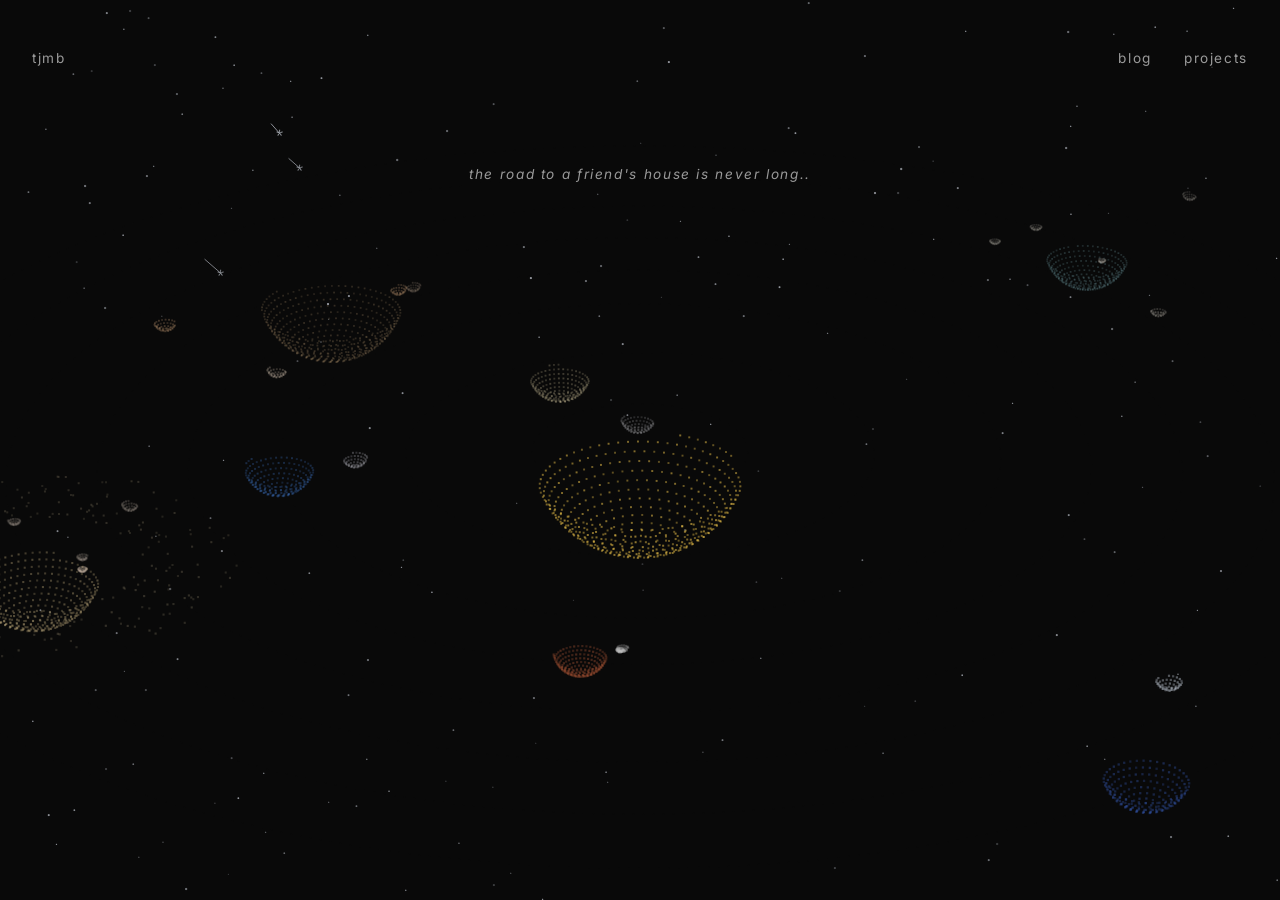
<file: index.html>
<!DOCTYPE html>
<html lang="en">
<head>
  <meta charset="UTF-8">
  <meta name="viewport" content="width=device-width, initial-scale=1.0">
  <title>tjmb</title>
  <meta name="description" content="software engineer">
  <link rel="canonical" href="https://tjmb.dev/">
  <link rel="icon" href="/public/favicon.ico" type="image/x-icon">

  <meta property="og:title" content="tjmb">
  <meta property="og:description" content="software engineer">
  <meta property="og:type" content="website">
  <meta property="og:url" content="https://tjmb.dev/">
  <meta property="og:image" content="https://tjmb.dev/public/og.png">
  <meta property="og:site_name" content="tjmb">

  <meta name="twitter:card" content="summary_large_image">
  <meta name="twitter:title" content="tjmb">
  <meta name="twitter:description" content="software engineer">
  <meta name="twitter:image" content="https://tjmb.dev/public/og.png">

  <script defer src="https://cloud.umami.is/script.js" data-website-id="2f1dca37-fc82-4066-8cc2-57d70ca3c457"></script>

  <link rel="preconnect" href="https://fonts.googleapis.com">
  <link rel="preconnect" href="https://fonts.gstatic.com" crossorigin>
  <link href="https://fonts.googleapis.com/css2?family=Inter:wght@400;500;600;700&family=Space+Grotesk:wght@400;500;600;700&family=Geist+Mono:wght@400;500;600&family=JetBrains+Mono:ital,wght@0,400;0,500;0,600;1,400&display=swap" rel="stylesheet">
  <link rel="stylesheet" href="/style.css">
</head>
<body>
  <canvas id="solar" aria-hidden="true"></canvas>
  <nav>
    <a href="/" class="brand">tjmb</a>
    <div class="nav-links">
      <a href="/blog/">blog</a>
      <a href="/projects/">projects</a>
    </div>
  </nav>
  <main class="container">
      <h1 class="intro-heading">the road to a friend's house is never long..</h1>
  </main>
  <script src="/solar.js"></script>
</body>
</html>
</file>
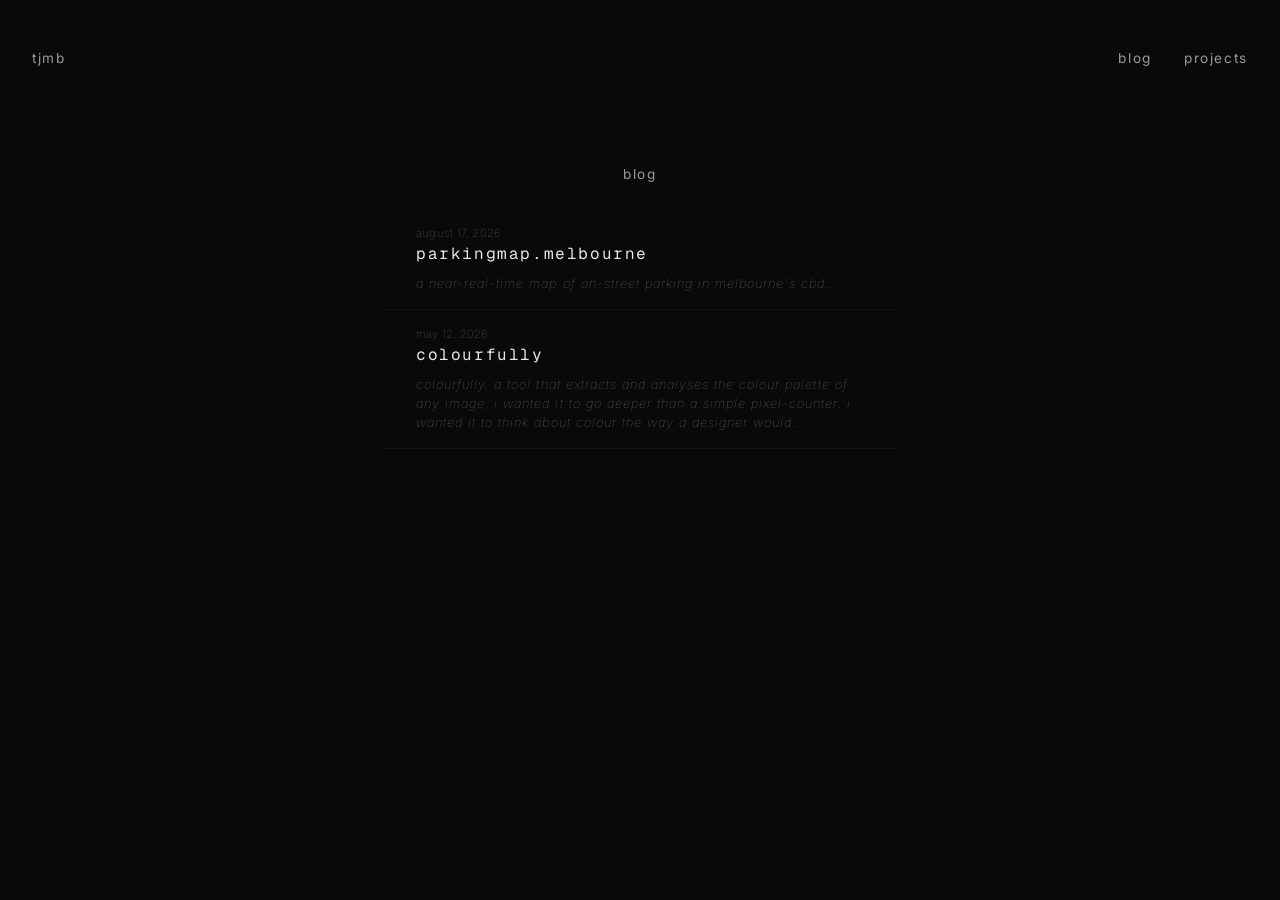
<file: blog/index.html>
<!doctype html>
<html lang="en">

<head>
  <meta charset="UTF-8" />
  <meta name="viewport" content="width=device-width, initial-scale=1.0" />
  <title>blog — tjmb</title>
  <meta name="description" content="software engineer" />
  <link rel="canonical" href="https://tjmb.dev/blog/" />
  <link rel="icon" href="/public/favicon.ico" type="image/x-icon" />

  <meta property="og:title" content="blog - tjmb" />
  <meta property="og:description" content="software engineer" />
  <meta property="og:type" content="website" />
  <meta property="og:url" content="https://tjmb.dev/blog/" />
  <meta property="og:image" content="https://tjmb.dev/public/og.png" />
  <meta property="og:site_name" content="tjmb" />

  <meta name="twitter:card" content="summary_large_image" />
  <meta name="twitter:title" content="blog - tjmb" />
  <meta name="twitter:description" content="software engineer" />
  <meta name="twitter:image" content="https://tjmb.dev/public/og.png" />

  <script defer src="https://cloud.umami.is/script.js" data-website-id="2f1dca37-fc82-4066-8cc2-57d70ca3c457"></script>

  <link rel="preconnect" href="https://fonts.googleapis.com" />
  <link rel="preconnect" href="https://fonts.gstatic.com" crossorigin />
  <link
    href="https://fonts.googleapis.com/css2?family=Inter:wght@400;500;600;700&family=Space+Grotesk:wght@400;500;600;700&family=Geist+Mono:wght@400;500;600&family=JetBrains+Mono:ital,wght@0,400;0,500;0,600;1,400&display=swap"
    rel="stylesheet" />
  <link rel="stylesheet" href="/style.css" />
</head>

<body>
  <nav>
    <a href="/" class="brand">tjmb</a>
    <div class="nav-links">
      <a href="/blog/">blog</a>
      <a href="/projects/">projects</a>
    </div>
  </nav>

  <main class="container">
    <h1>blog</h1>

    <ul class="post-list">
      <li class="post-card">
        <span class="post-date">August 17, 2026</span>
        <a class="post-title" href="/blog/parkingmap/" data-track="blog_post_click"
          data-slug="parkmap">parkingmap.melbourne</a>
        <p class="post-desc">A near-real-time map of on-street parking in Melbourne's CBD...</p>
      </li>
      <li class="post-card">
        <span class="post-date">May 12, 2026</span>
        <a class="post-title" href="/blog/colourfully" data-track="blog_post_click"
          data-slug="building-a-static-site-generator">Colourfully</a>
        <p class="post-desc">
          Colourfully, a tool that extracts and analyses the colour
          palette of any image, I wanted it to go deeper than a simple
          pixel-counter. I wanted it to think about colour the way a designer
          would...</p>
      </li>
    </ul>
  </main>
</body>

</html>
</file>
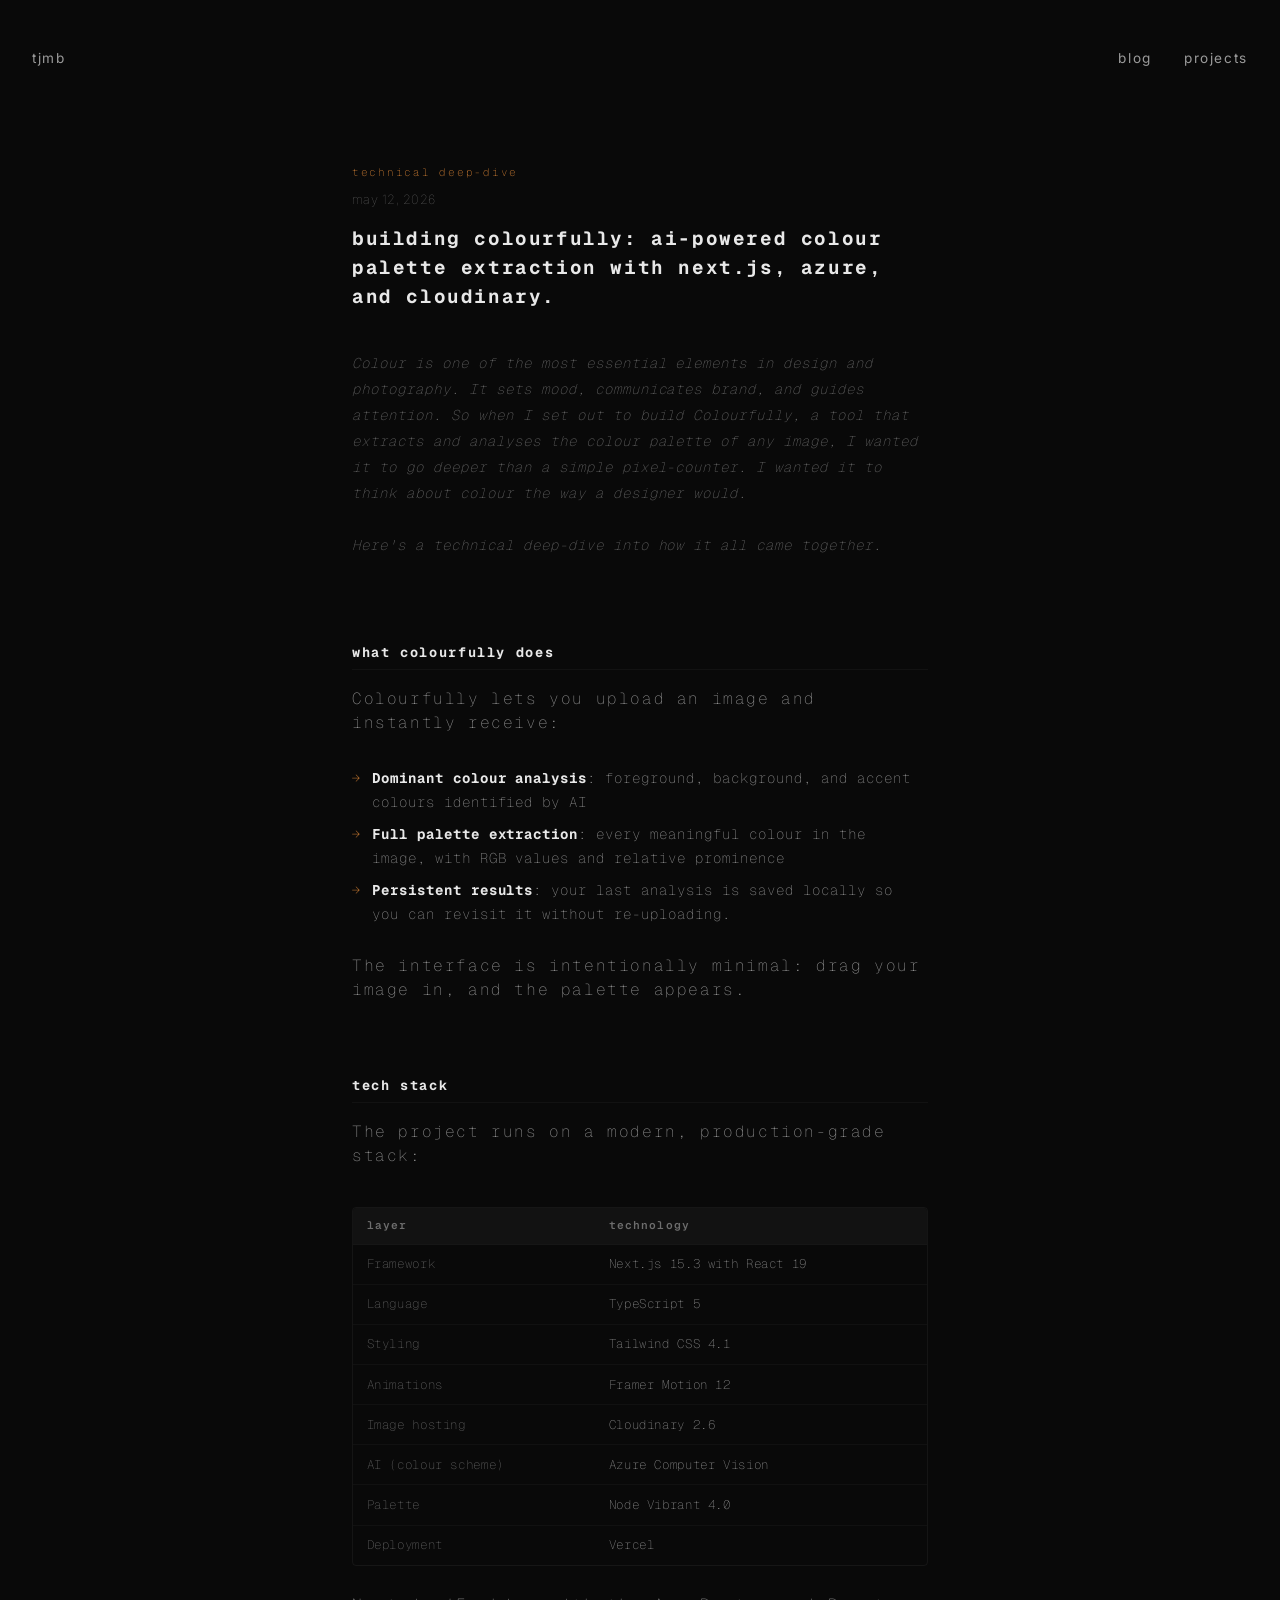
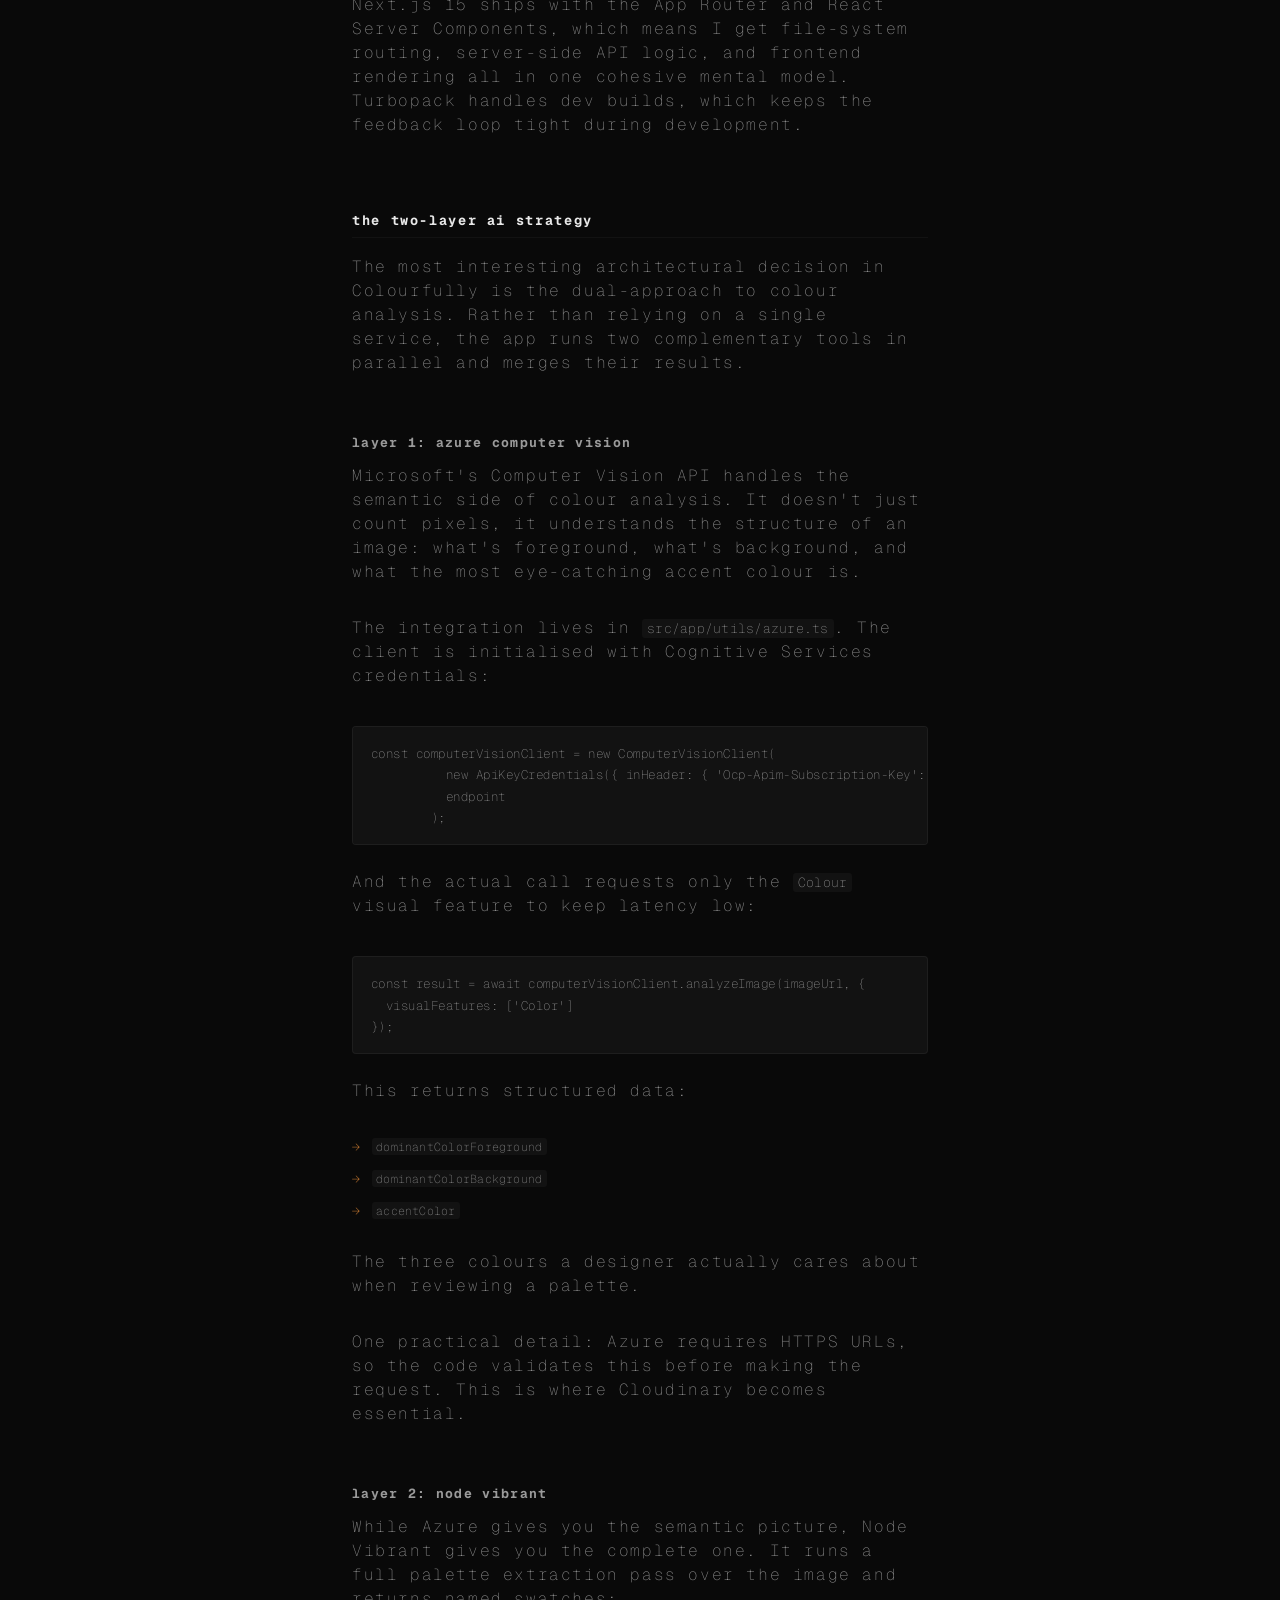
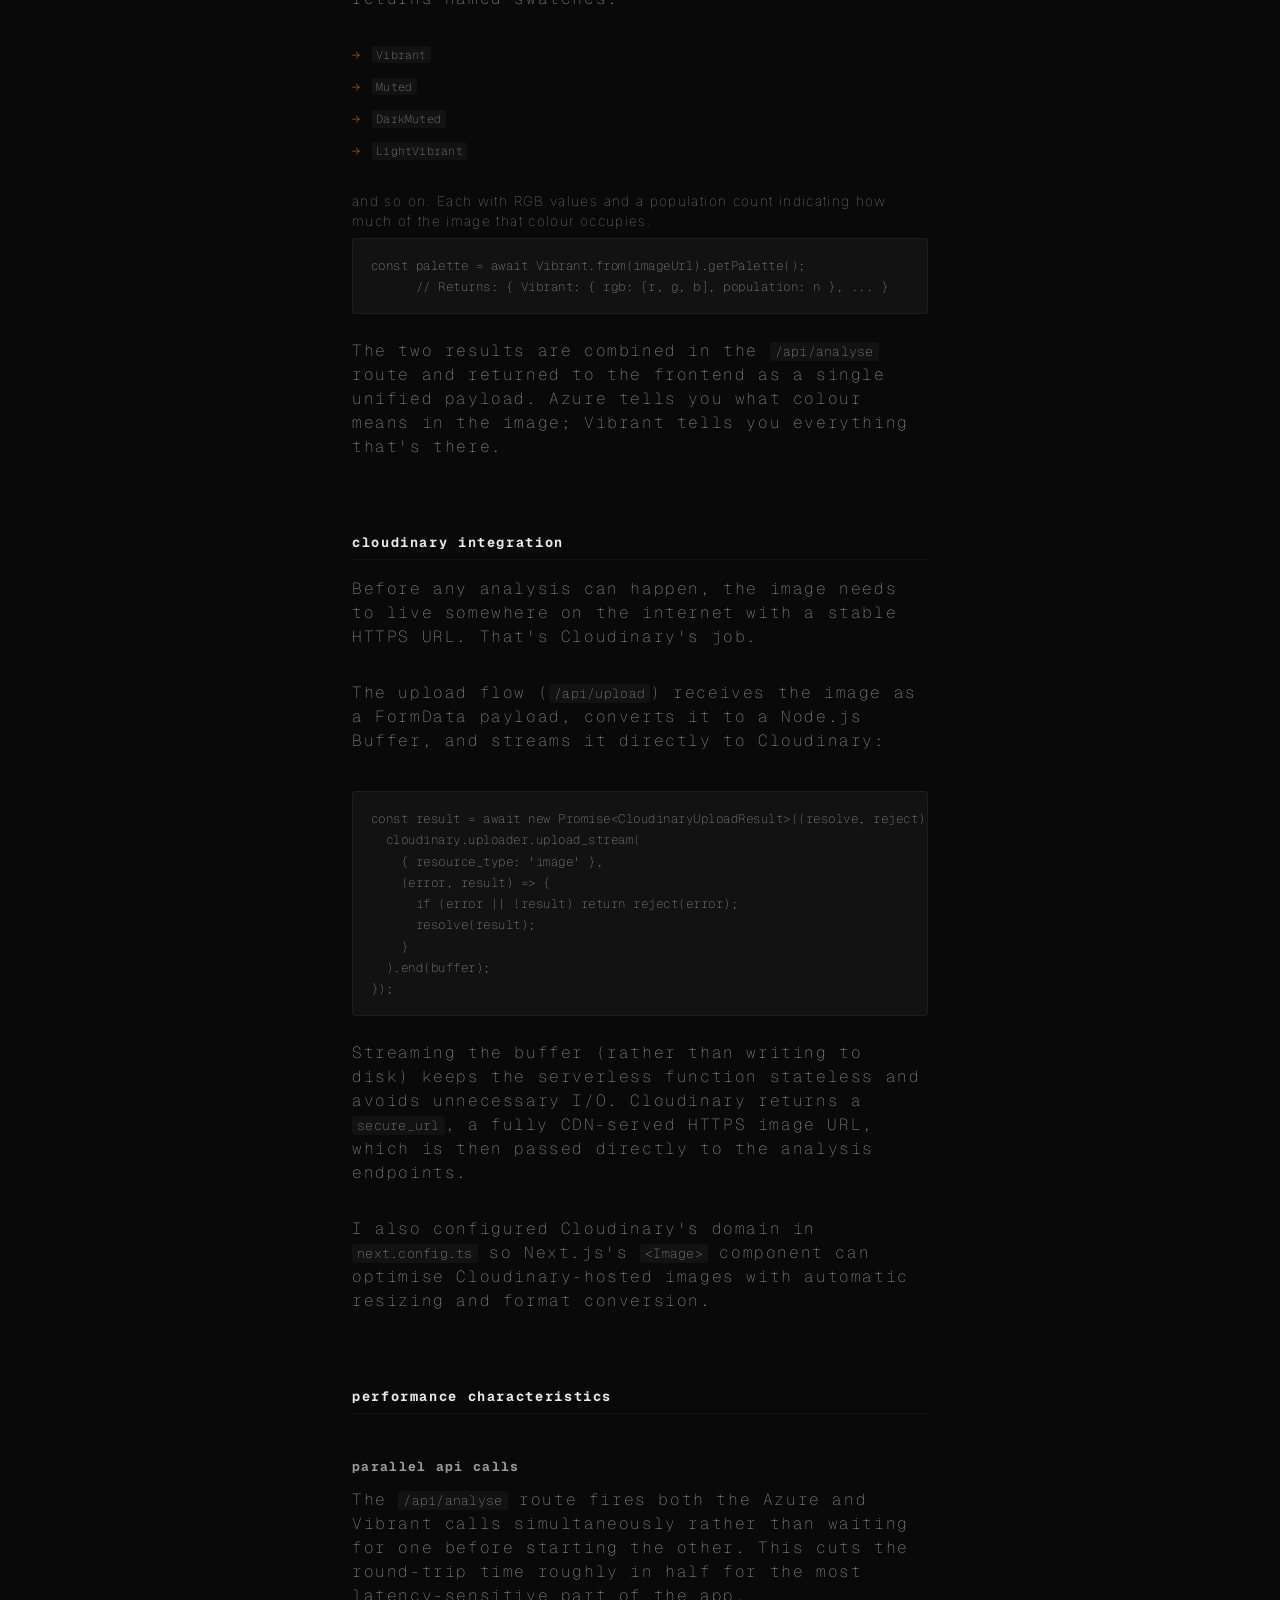
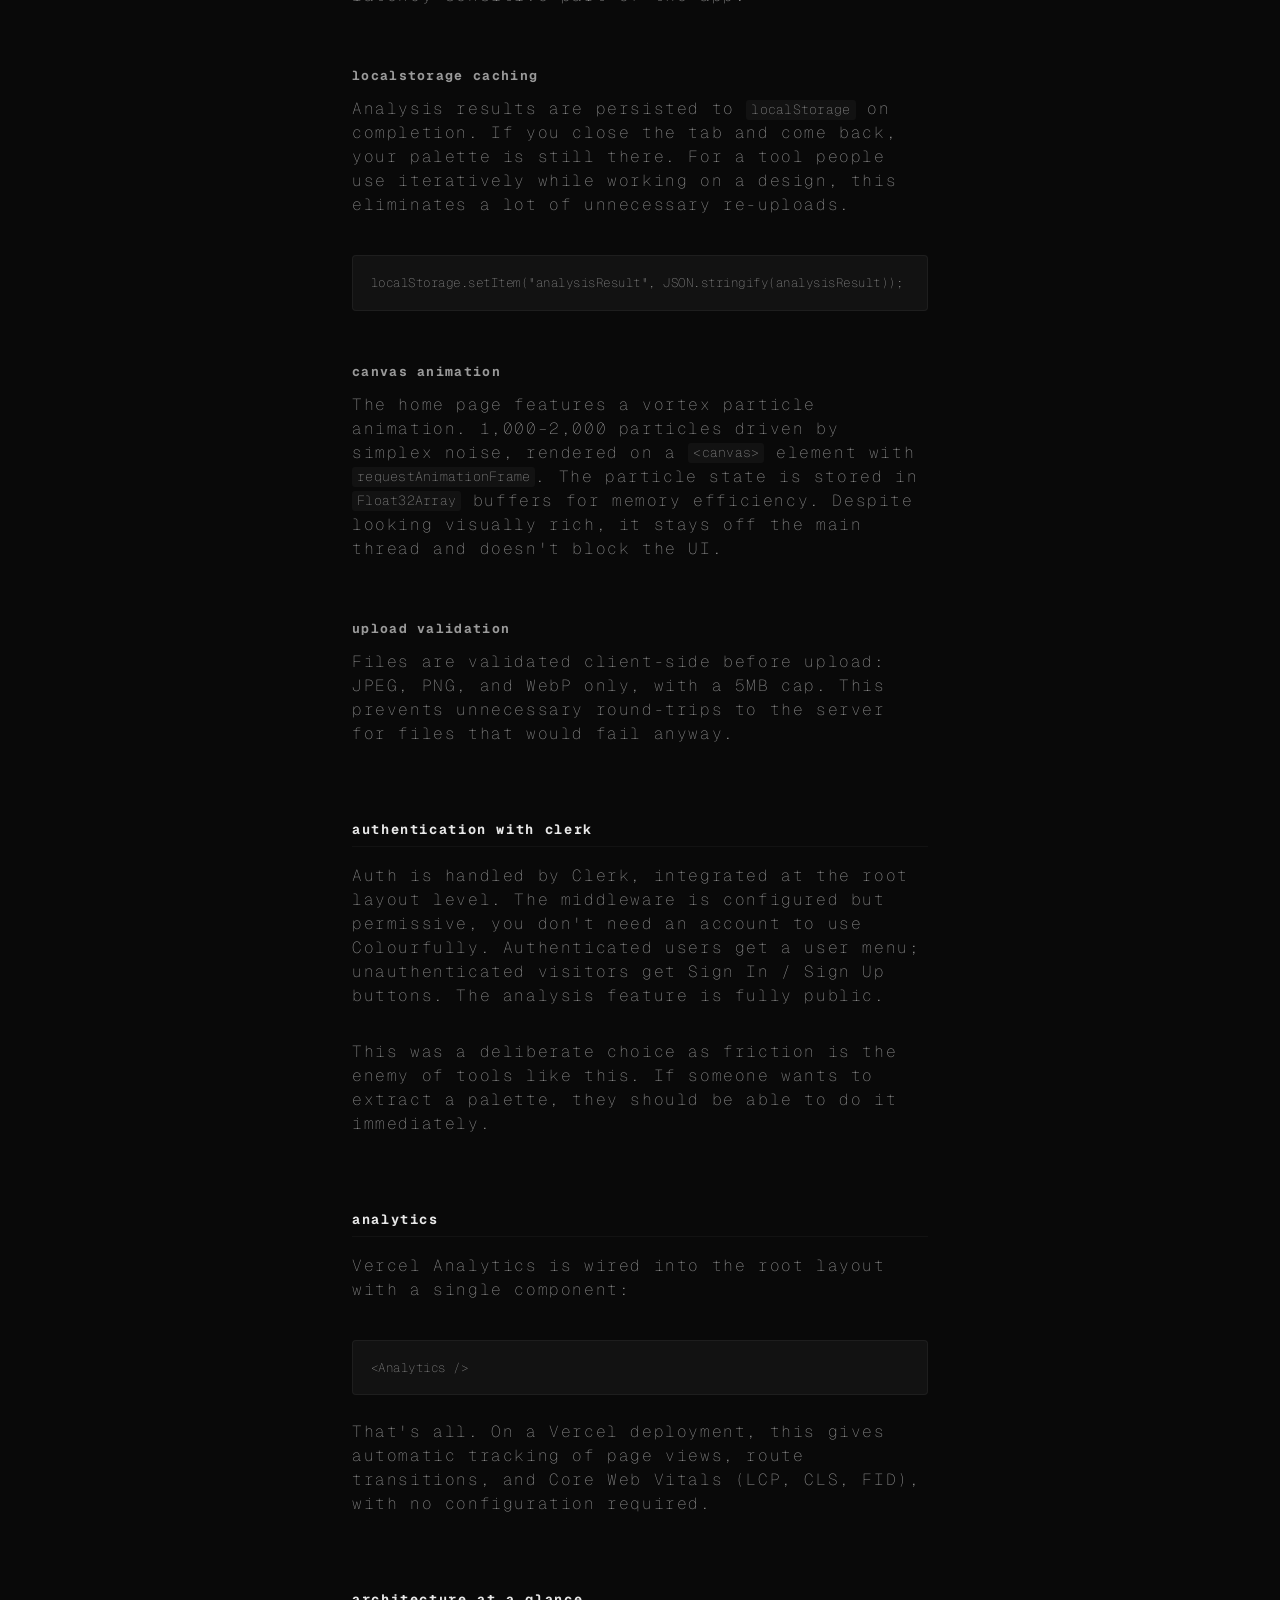
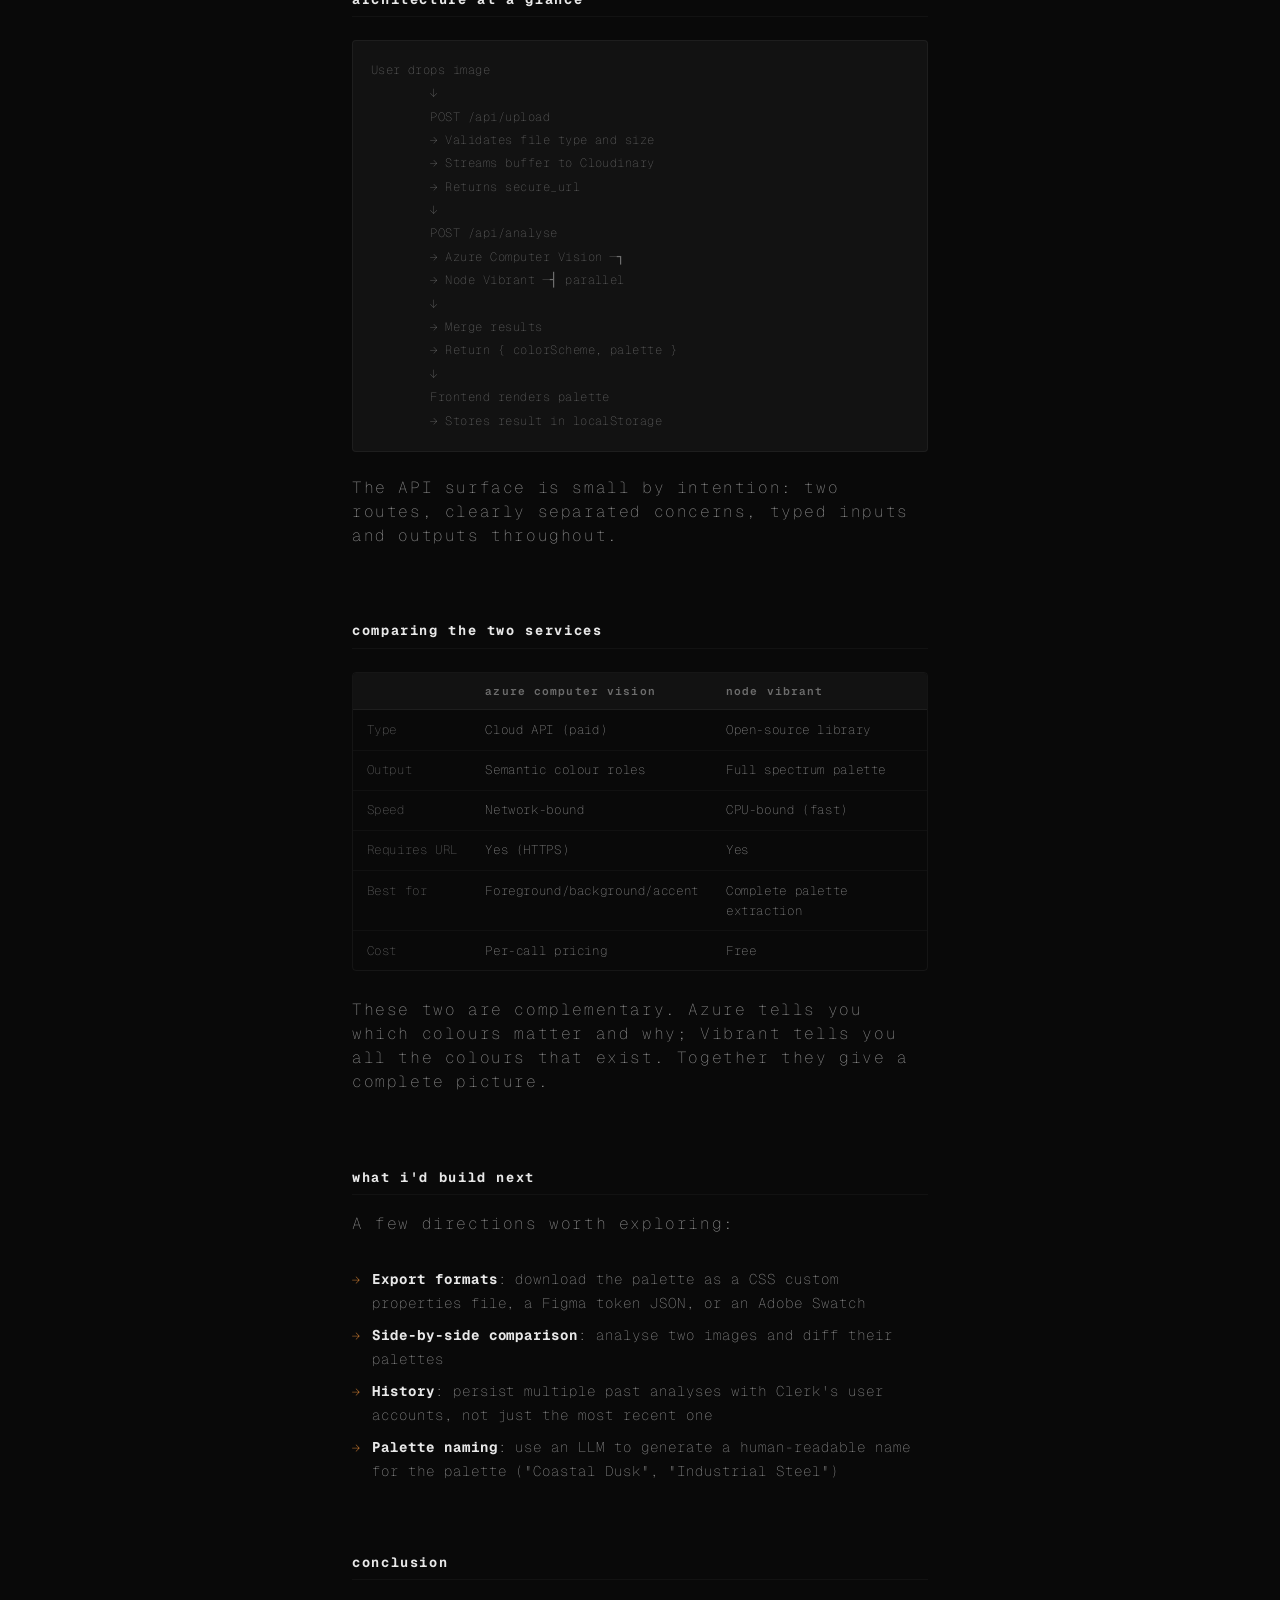
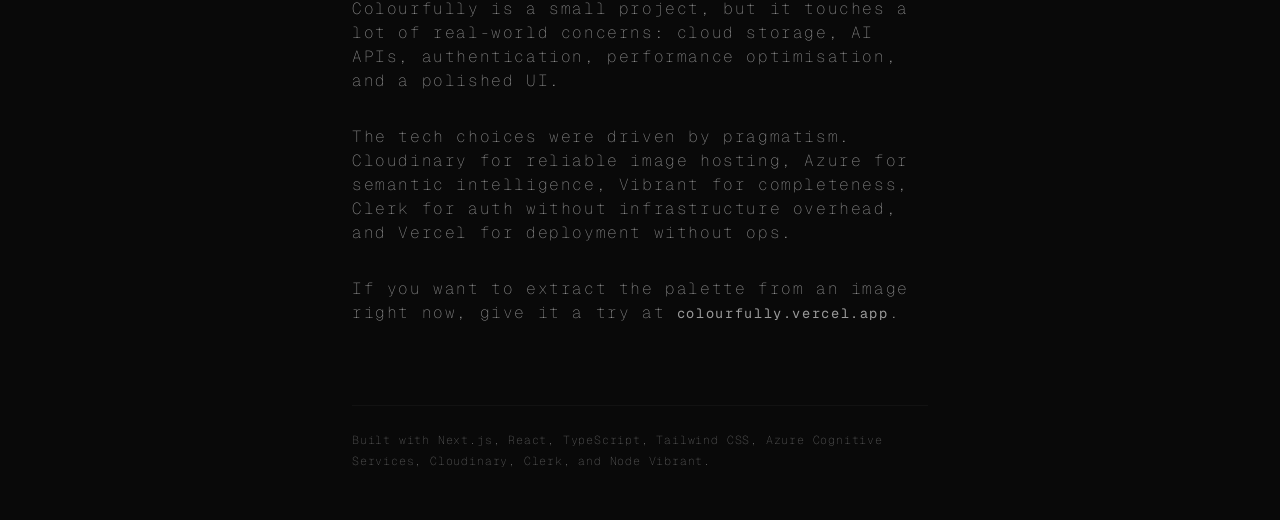
<file: blog/colourfully/index.html>
<!doctype html>
<html lang="en">

<head>
  <meta charset="UTF-8" />
  <meta name="viewport" content="width=device-width, initial-scale=1.0" />
  <title>colourfully - tjmb</title>
  <meta name="description" content="Building Colourfully: AI-Powered Colour Palette Extraction" />
  <link rel="canonical" href="https://tjmb.dev/blog/colourfully" />
  <link rel="icon" href="/public/favicon.ico" type="image/x-icon" />

  <meta property="og:title" content="colourfully - tjmb" />
  <meta property="og:description" content="Building Colourfully: AI-Powered Colour Palette Extraction" />
  <meta property="og:type" content="article" />
  <meta property="og:url" content="https://tjmb.dev/blog/colourfully" />
  <meta property="og:image" content="https://tjmb.dev/public/og.png" />
  <meta property="og:site_name" content="tjmb" />

  <meta name="twitter:card" content="summary_large_image" />
  <meta name="twitter:title" content="colourfully - tjmb" />
  <meta name="twitter:description" content="Building Colourfully: AI-Powered Colour Palette Extraction" />
  <meta name="twitter:image" content="https://tjmb.dev/public/og.png" />

  <script defer src="https://cloud.umami.is/script.js" data-website-id="2f1dca37-fc82-4066-8cc2-57d70ca3c457"></script>

  <link rel="preconnect" href="https://fonts.googleapis.com" />
  <link rel="preconnect" href="https://fonts.gstatic.com" crossorigin />
  <link
    href="https://fonts.googleapis.com/css2?family=Inter:wght@400;500;600;700&family=Space+Grotesk:wght@400;500;600;700&family=Geist+Mono:wght@400;500;600&family=JetBrains+Mono:ital,wght@0,400;0,500;0,600;1,400&display=swap"
    rel="stylesheet" />
  <link rel="stylesheet" href="/style.css" />
</head>

<body>
  <nav>
    <a href="/" class="brand">tjmb</a>
    <div class="nav-links">
      <a href="/blog/">blog</a>
      <a href="/projects/">projects</a>
    </div>
  </nav>

  <main class="container">
    <article class="article-post-card">
      <p class="article-eyebrow">technical deep-dive</p>
      <span class="article-date">May 12, 2026</span>
      <h1 class="article-title">Building Colourfully: AI-Powered Colour Palette Extraction with Next.js, Azure, and
        Cloudinary.</h1>

      <p class="article-intro">
        Colour is one of the most essential elements in design and photography.
        It sets mood, communicates brand, and guides attention. So when I set
        out to build Colourfully, a tool that extracts and analyses the colour
        palette of any image, I wanted it to go deeper than a simple
        pixel-counter. I wanted it to think about colour the way a designer
        would.
        <br /><br />
        Here's a technical deep-dive into how it all came together.
      </p>

      <!-- ─── What Colourfully Does ─────────────────────────────────────── -->
      <h2 class="article-heading">What Colourfully Does</h2>

      <p class="article-paragraph">Colourfully lets you upload an image and instantly receive:</p>

      <ul class="article-list">
        <li class="article-list-item"><span class="article-bold">Dominant colour analysis</span>: foreground,
          background, and accent colours identified by AI</li>
        <li class="article-list-item"><span class="article-bold">Full palette extraction</span>: every meaningful colour
          in the image, with RGB values and relative prominence</li>
        <li class="article-list-item"><span class="article-bold">Persistent results</span>: your last analysis is saved
          locally so you can revisit it without re-uploading.</li>
      </ul>

      <p class="article-paragraph">The interface is intentionally minimal: drag your image in, and the palette appears.
      </p>

      <!-- ─── Tech Stack ─────────────────────────────────────────────────── -->
      <h2 class="article-heading">Tech Stack</h2>

      <p class="article-paragraph">The project runs on a modern, production-grade stack:</p>

      <div class="article-table-wrap">
        <table class="article-table">
          <thead>
            <tr>
              <th>layer</th>
              <th>technology</th>
            </tr>
          </thead>
          <tbody>
            <tr>
              <td>Framework</td>
              <td>Next.js 15.3 with React 19</td>
            </tr>
            <tr>
              <td>Language</td>
              <td>TypeScript 5</td>
            </tr>
            <tr>
              <td>Styling</td>
              <td>Tailwind CSS 4.1</td>
            </tr>
            <tr>
              <td>Animations</td>
              <td>Framer Motion 12</td>
            </tr>
            <tr>
              <td>Image hosting</td>
              <td>Cloudinary 2.6</td>
            </tr>
            <tr>
              <td>AI (colour scheme)</td>
              <td>Azure Computer Vision</td>
            </tr>
            <tr>
              <td>Palette</td>
              <td>Node Vibrant 4.0</td>
            </tr>
            <tr>
              <td>Deployment</td>
              <td>Vercel</td>
            </tr>
          </tbody>
        </table>
      </div>

      <p class="article-paragraph">
        Next.js 15 ships with the App Router and React Server Components, which means I get file-system routing,
        server-side API logic, and frontend rendering all in one cohesive mental model. Turbopack handles dev
        builds, which keeps the feedback loop tight during development.
      </p>

      <!-- ─── Two-Layer AI Strategy ──────────────────────────────────────── -->
      <h2 class="article-heading">The Two-Layer AI Strategy</h2>

      <p class="article-paragraph">
        The most interesting architectural decision in Colourfully is the dual-approach to colour analysis.
        Rather than relying on a single service, the app runs two complementary tools in parallel and merges
        their results.
      </p>

      <h3 class="article-subheading">Layer 1: Azure Computer Vision</h3>

      <p class="article-paragraph">
        Microsoft's Computer Vision API handles the semantic side of colour analysis. It doesn't just count pixels,
        it understands the structure of an image: what's foreground, what's background, and what the most
        eye-catching accent colour is.
      </p>

      <p class="article-paragraph">
        The integration lives in <code class="article-inline-code">src/app/utils/azure.ts</code>. The client is
        initialised with Cognitive
        Services credentials:
      </p>

      <pre class="article-code-block">const computerVisionClient = new ComputerVisionClient(
          new ApiKeyCredentials({ inHeader: { 'Ocp-Apim-Subscription-Key': key } }),
          endpoint
        );</pre>

      <p class="article-paragraph">And the actual call requests only the <code class="article-inline-code">Colour</code>
        visual feature to keep latency low:</p>

      <pre class="article-code-block">const result = await computerVisionClient.analyzeImage(imageUrl, {
  visualFeatures: ['Color']
});</pre>

      <p class="article-paragraph">This returns structured data:</p>

      <ul class="article-list">
        <li class="article-list-item"><code class="article-inline-code">dominantColorForeground</code></li>
        <li class="article-list-item"><code class="article-inline-code">dominantColorBackground</code></li>
        <li class="article-list-item"><code class="article-inline-code">accentColor</code></li>
      </ul>

      <p class="article-paragraph">The three colours a designer actually cares about when reviewing a palette.</p>

      <p class="article-paragraph">
        One practical detail: Azure requires HTTPS URLs, so the code validates this before making the request.
        This is where Cloudinary becomes essential.
      </p>

      <h3 class="article-subheading">Layer 2: Node Vibrant</h3>

      <p class="article-paragraph">
        While Azure gives you the semantic picture, Node Vibrant gives you the complete one. It runs a full
        palette extraction pass over the image and returns named swatches:
      </p>

      <ul class="article-list">
        <li class="article-list-item"><code class="article-inline-code">Vibrant</code></li>
        <li class="article-list-item"><code class="article-inline-code">Muted</code></li>
        <li class="article-list-item"><code class="article-inline-code">DarkMuted</code></li>
        <li class="article-list-item"><code class="article-inline-code">LightVibrant</code></li>
      </ul>

      <p>and so on. Each with RGB values and a population count indicating how much of the image
        that colour occupies.
      </p>


      <pre class="article-code-block">const palette = await Vibrant.from(imageUrl).getPalette();
      // Returns: { Vibrant: { rgb: [r, g, b], population: n }, ... }</pre>

      <p class="article-paragraph">
        The two results are combined in the <code class="article-inline-code">/api/analyse</code> route and returned to
        the frontend as a single unified payload. Azure tells you what colour means in the image; Vibrant tells you everything
        that's there.
      </p>

      <!-- ─── Cloudinary Integration ─────────────────────────────────────── -->
      <h2 class="article-heading">Cloudinary Integration</h2>

      <p class="article-paragraph">
        Before any analysis can happen, the image needs to live somewhere on the internet with a stable HTTPS
        URL. That's Cloudinary's job.
      </p>

      <p class="article-paragraph">
        The upload flow (<code class="article-inline-code">/api/upload</code>) receives the image as a FormData payload,
        converts it to a
        Node.js Buffer, and streams it directly to Cloudinary:
      </p>

      <pre class="article-code-block">const result = await new Promise&lt;CloudinaryUploadResult&gt;((resolve, reject) =&gt; {
  cloudinary.uploader.upload_stream(
    { resource_type: 'image' },
    (error, result) =&gt; {
      if (error || !result) return reject(error);
      resolve(result);
    }
  ).end(buffer);
});</pre>

      <p class="article-paragraph">
        Streaming the buffer (rather than writing to disk) keeps the serverless function stateless and avoids
        unnecessary I/O. Cloudinary returns a <code class="article-inline-code">secure_url</code>, a fully CDN-served
        HTTPS image URL, which is then passed directly to the analysis endpoints.
      </p>

      <p class="article-paragraph">
        I also configured Cloudinary's domain in <code class="article-inline-code">next.config.ts</code> so Next.js's
        <code class="article-inline-code">&lt;Image&gt;</code> component can optimise Cloudinary-hosted images with
        automatic resizing and format conversion.
      </p>

      <!-- ─── Performance ────────────────────────────────────────────────── -->
      <h2 class="article-heading">Performance Characteristics</h2>

      <h3 class="article-subheading">Parallel API Calls</h3>
      <p class="article-paragraph">
        The <code class="article-inline-code">/api/analyse</code> route fires both the Azure and Vibrant calls
        simultaneously rather than waiting for one before starting the other. This cuts the round-trip time roughly in half for the most latency-sensitive part of the app.
      </p>

      <h3 class="article-subheading">localStorage Caching</h3>
      <p class="article-paragraph">
        Analysis results are persisted to <code class="article-inline-code">localStorage</code> on completion. If you
        close the tab and
        come back, your palette is still there. For a tool people use iteratively while working on a design,
        this eliminates a lot of unnecessary re-uploads.
      </p>

      <pre class="article-code-block">localStorage.setItem("analysisResult", JSON.stringify(analysisResult));</pre>

      <h3 class="article-subheading">Canvas Animation</h3>
      <p class="article-paragraph">
        The home page features a vortex particle animation. 1,000–2,000 particles driven by simplex noise,
        rendered on a <code class="article-inline-code">&lt;canvas&gt;</code> element with <code
          class="article-inline-code">requestAnimationFrame</code>. The
        particle state is stored in <code class="article-inline-code">Float32Array</code> buffers for memory efficiency.
        Despite looking
        visually rich, it stays off the main thread and doesn't block the UI.
      </p>

      <h3 class="article-subheading">Upload Validation</h3>
      <p class="article-paragraph">
        Files are validated client-side before upload: JPEG, PNG, and WebP only, with a 5MB cap. This prevents
        unnecessary round-trips to the server for files that would fail anyway.
      </p>

      <!-- ─── Auth ──────────────────────────────────────────────────────── -->
      <h2 class="article-heading">Authentication with Clerk</h2>

      <p class="article-paragraph">
        Auth is handled by Clerk, integrated at the root layout level. The middleware is configured but
        permissive, you don't need an account to use Colourfully. Authenticated users get a user menu;
        unauthenticated visitors get Sign In / Sign Up buttons. The analysis feature is fully public.
      </p>

      <p class="article-paragraph">
        This was a deliberate choice as friction is the enemy of tools like this. If someone wants to extract a
        palette, they should be able to do it immediately.
      </p>

      <!-- ─── Analytics ─────────────────────────────────────────────────── -->
      <h2 class="article-heading">Analytics</h2>

      <p class="article-paragraph">Vercel Analytics is wired into the root layout with a single component:</p>

      <pre class="article-code-block">&lt;Analytics /&gt;</pre>

      <p class="article-paragraph">
        That's all. On a Vercel deployment, this gives automatic tracking of page views, route transitions, and
        Core Web Vitals (LCP, CLS, FID), with no configuration required.
      </p>

      <!-- ─── Architecture ──────────────────────────────────────────────── -->
      <h2 class="article-heading">Architecture at a Glance</h2>

      <div class="article-arch-block">User drops image
        ↓
        POST /api/upload
        → Validates file type and size
        → Streams buffer to Cloudinary
        → Returns secure_url
        ↓
        POST /api/analyse
        → Azure Computer Vision ─┐
        → Node Vibrant ─┤ parallel
        ↓
        → Merge results
        → Return { colorScheme, palette }
        ↓
        Frontend renders palette
        → Stores result in localStorage</div>

      <p class="article-paragraph">
        The API surface is small by intention: two routes, clearly separated concerns, typed inputs and outputs
        throughout.
      </p>

      <!-- ─── Comparison Table ──────────────────────────────────────────── -->
      <h2 class="article-heading">Comparing the Two Services</h2>

      <div class="article-table-wrap">
        <table class="article-table">
          <thead>
            <tr>
              <th></th>
              <th>Azure Computer Vision</th>
              <th>Node Vibrant</th>
            </tr>
          </thead>
          <tbody>
            <tr>
              <td>Type</td>
              <td>Cloud API (paid)</td>
              <td>Open-source library</td>
            </tr>
            <tr>
              <td>Output</td>
              <td>Semantic colour roles</td>
              <td>Full spectrum palette</td>
            </tr>
            <tr>
              <td>Speed</td>
              <td>Network-bound</td>
              <td>CPU-bound (fast)</td>
            </tr>
            <tr>
              <td>Requires URL</td>
              <td>Yes (HTTPS)</td>
              <td>Yes</td>
            </tr>
            <tr>
              <td>Best for</td>
              <td>Foreground/background/accent</td>
              <td>Complete palette extraction</td>
            </tr>
            <tr>
              <td>Cost</td>
              <td>Per-call pricing</td>
              <td>Free</td>
            </tr>
          </tbody>
        </table>
      </div>

      <p class="article-paragraph">
        These two are complementary. Azure tells you which colours matter and why; Vibrant tells you all the
        colours that exist. Together they give a complete picture.
      </p>

      <!-- ─── What's Next ────────────────────────────────────────────────── -->
      <h2 class="article-heading">What I'd Build Next</h2>

      <p class="article-paragraph">A few directions worth exploring:</p>

      <ul class="article-list">
        <li class="article-list-item"><span class="article-bold">Export formats</span>: download the palette as a CSS
          custom properties file, a Figma token JSON, or an Adobe Swatch</li>
        <li class="article-list-item"><span class="article-bold">Side-by-side comparison</span>: analyse two images and
          diff their palettes</li>
        <li class="article-list-item"><span class="article-bold">History</span>: persist multiple past analyses with
          Clerk's user accounts, not just the most recent one</li>
        <li class="article-list-item"><span class="article-bold">Palette naming</span>: use an LLM to generate a
          human-readable name for the palette ("Coastal Dusk", "Industrial Steel")</li>
      </ul>

      <!-- ─── Conclusion ─────────────────────────────────────────────────── -->
      <h2 class="article-heading">Conclusion</h2>

      <p class="article-paragraph">
        Colourfully is a small project, but it touches a lot of real-world concerns: cloud storage, AI
        APIs, authentication, performance optimisation, and a polished UI.
      </p>

      <p class="article-paragraph">
        The tech choices were driven by pragmatism. Cloudinary for reliable image hosting, Azure for semantic
        intelligence, Vibrant for completeness, Clerk for auth without infrastructure overhead, and Vercel for
        deployment without ops.
      </p>

      <p class="article-paragraph">
        If you want to extract the palette from an image right now, give it a try at
        <a href="https://colourfully.vercel.app" target="_blank" rel="noopener">colourfully.vercel.app</a>.
      </p>

      <div class="article-footer">
        Built with Next.js, React, TypeScript, Tailwind CSS, Azure Cognitive Services, Cloudinary,
        Clerk, and Node Vibrant.
      </div>

    </article>
  </main>
</body>

</html>
</file>
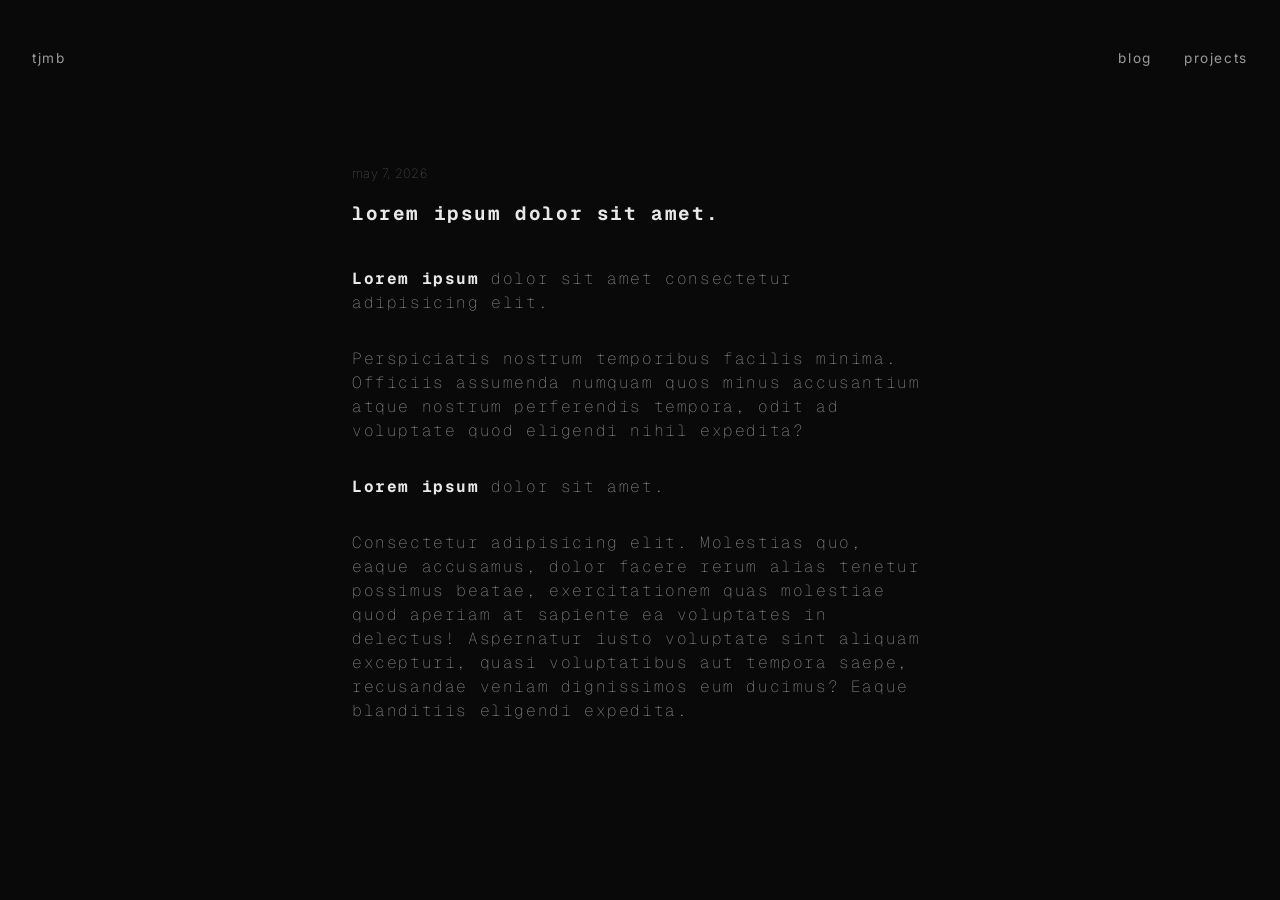
<file: blog/master-cobblers/index.html>
<!doctype html>
<html lang="en">

<head>
  <meta charset="UTF-8" />
  <meta name="viewport" content="width=device-width, initial-scale=1.0" />
  <title>master cobblers</title>
  <meta name="description" content="software engineer" />
  <link rel="canonical" href="https://tjmb.dev/blog/master-cobblers" />

  <meta property="og:title" content="projects" />
  <meta property="og:description" content="software engineer" />
  <meta property="og:type" content="website" />
  <meta property="og:url" content="https://tjmb.dev/blog/master-cobblers" />
  <meta property="og:image" content="https://tjmb.dev/og.png" />
  <meta property="og:site_name" content="tjmb" />

  <meta name="twitter:card" content="summary_large_image" />
  <meta name="twitter:title" content="projects" />
  <meta name="twitter:description" content="software engineer" />
  <meta name="twitter:image" content="https://tjmb.dev/og.png" />

  <script defer src="https://cloud.umami.is/script.js" data-website-id="2f1dca37-fc82-4066-8cc2-57d70ca3c457"></script>

  <link rel="preconnect" href="https://fonts.googleapis.com" />
  <link rel="preconnect" href="https://fonts.gstatic.com" crossorigin />
  <link
    href="https://fonts.googleapis.com/css2?family=Inter:wght@400;500;600;700&family=Space+Grotesk:wght@400;500;600;700&family=Geist+Mono:wght@400;500;600&family=JetBrains+Mono:ital,wght@0,400;0,500;0,600;1,400&display=swap"
    rel="stylesheet" />
  <link rel="stylesheet" href="/style.css" />
</head>

<body>
  <nav>
    <a href="/" class="brand">tjmb</a>
    <div class="nav-links">
      <a href="/blog/">blog</a>
      <a href="/projects/">projects</a>
    </div>
  </nav>

  <main class="container">
    <aside class="article-post-card">
      <span class="article-date">May 7, 2026</span>
      <h1 class="article-title">Lorem ipsum dolor sit amet.</h1>
      <p class="article-paragraph"><span class="article-bold">Lorem ipsum</span> dolor sit amet consectetur adipisicing elit.</p>
      <p class="article-paragraph">Perspiciatis nostrum
        temporibus facilis minima. Officiis assumenda numquam quos minus accusantium atque nostrum perferendis tempora,
        odit ad voluptate quod eligendi nihil expedita?</p>
      <p class="article-paragraph"><span class="article-bold">Lorem ipsum</span> dolor sit amet.</p>
      <p class="article-paragraph">Consectetur adipisicing elit. Molestias quo, eaque accusamus, dolor facere rerum
        alias tenetur possimus beatae, exercitationem quas molestiae quod aperiam at sapiente ea voluptates in delectus!
        Aspernatur iusto voluptate sint aliquam excepturi, quasi voluptatibus aut tempora saepe, recusandae veniam
        dignissimos eum ducimus? Eaque blanditiis eligendi expedita.</p>
    </aside>
  </main>
</body>

</html>
</file>
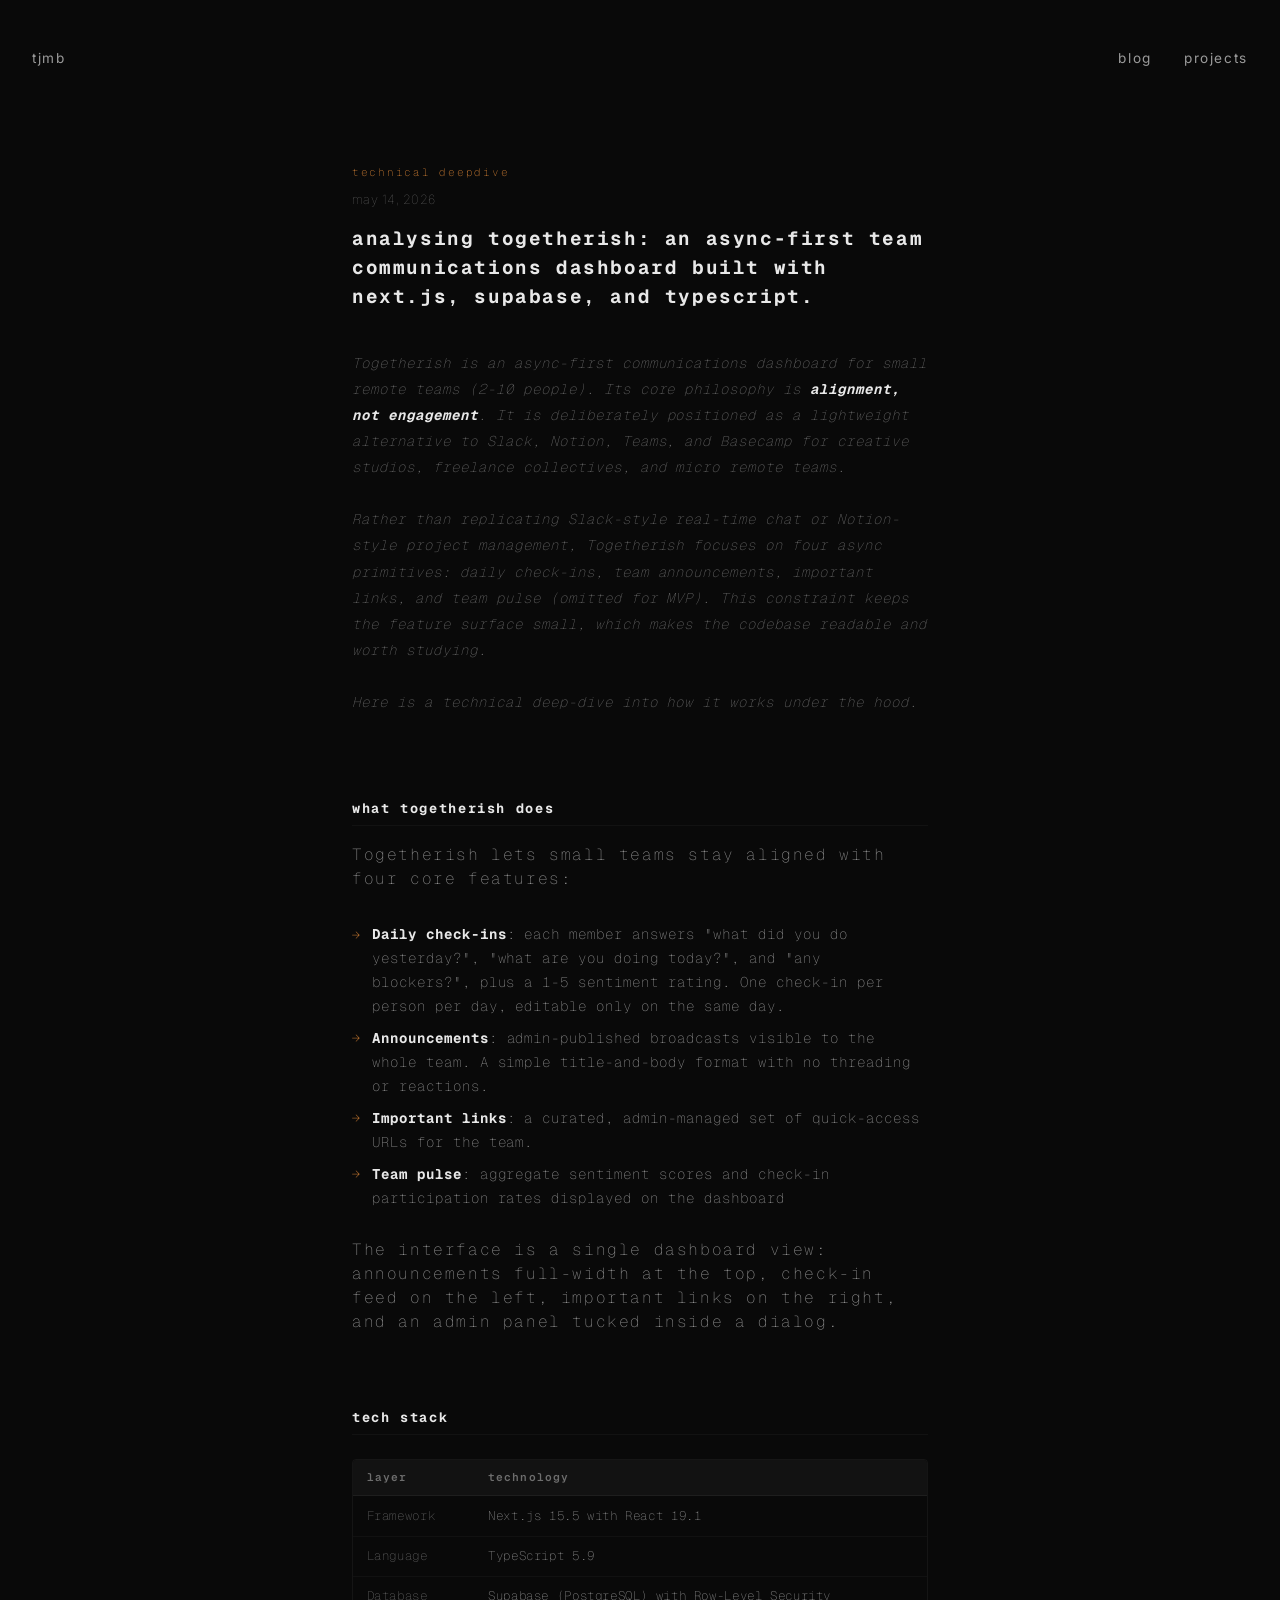
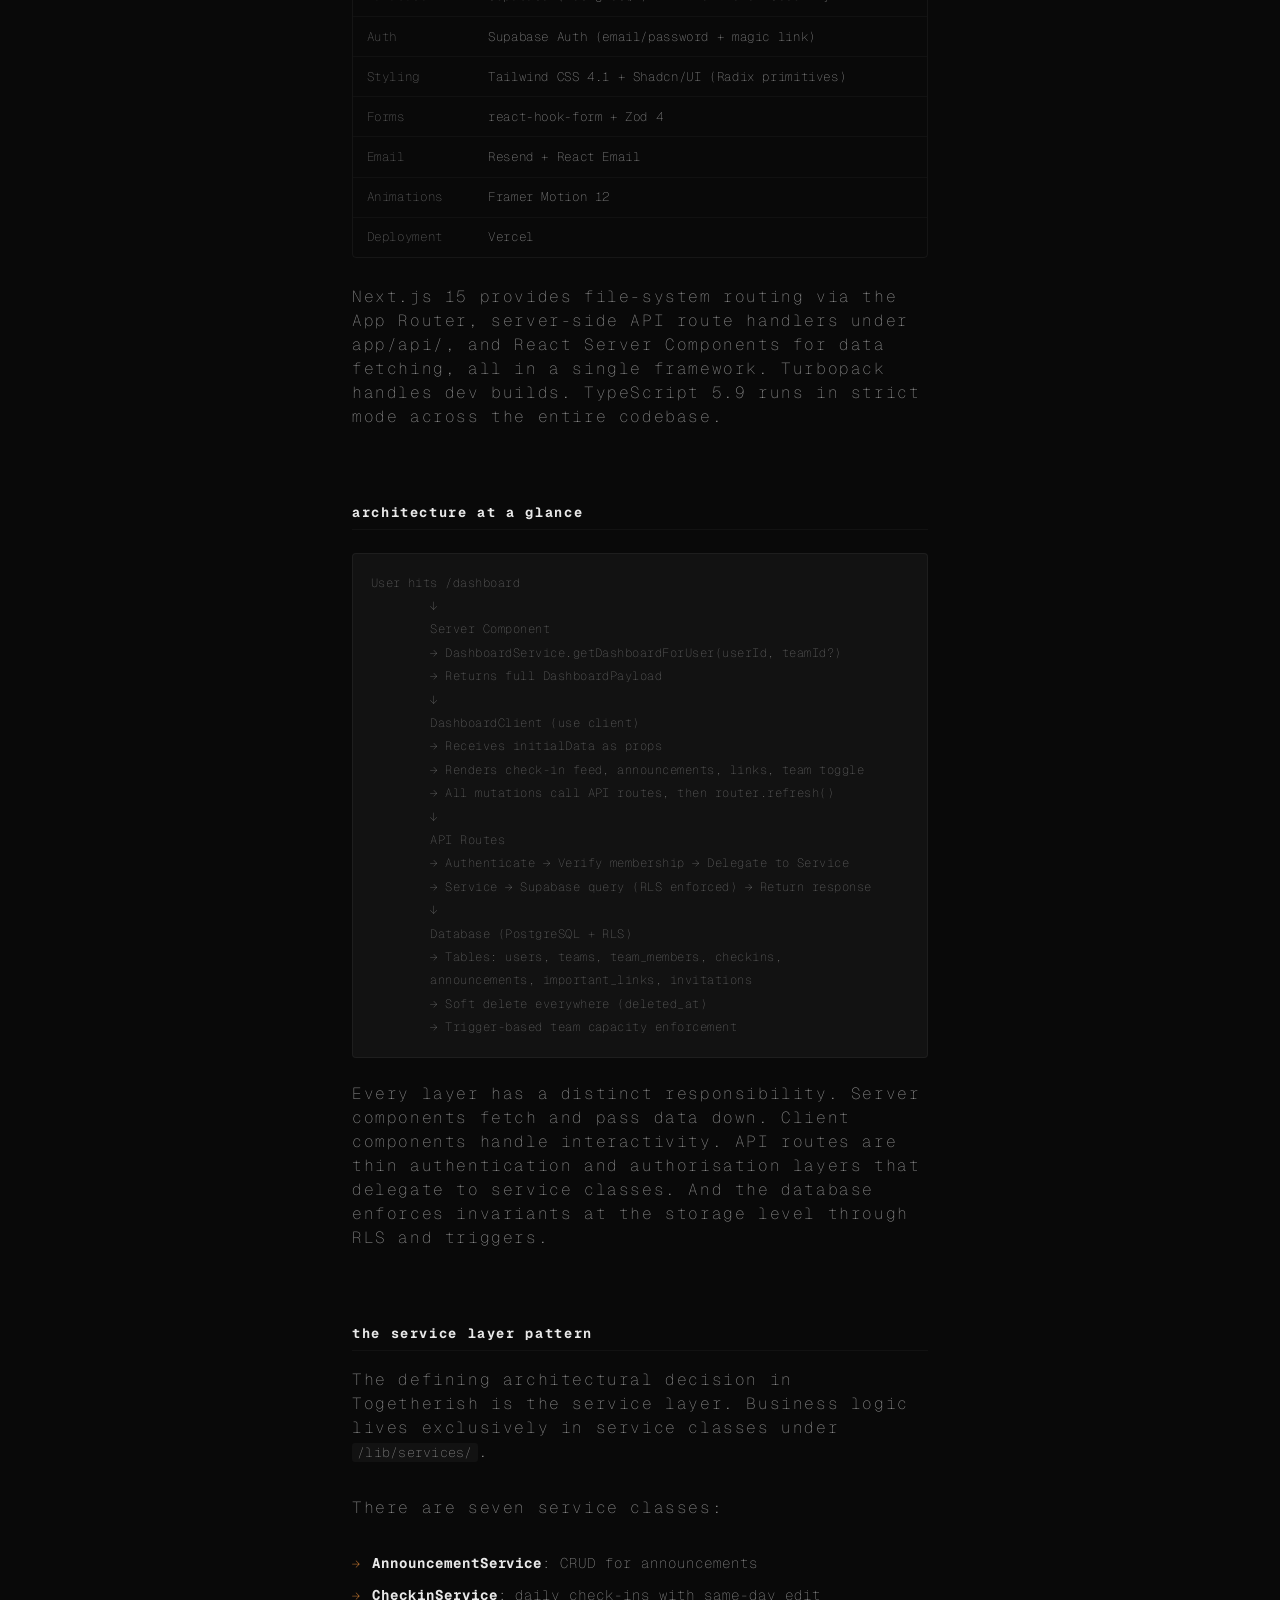
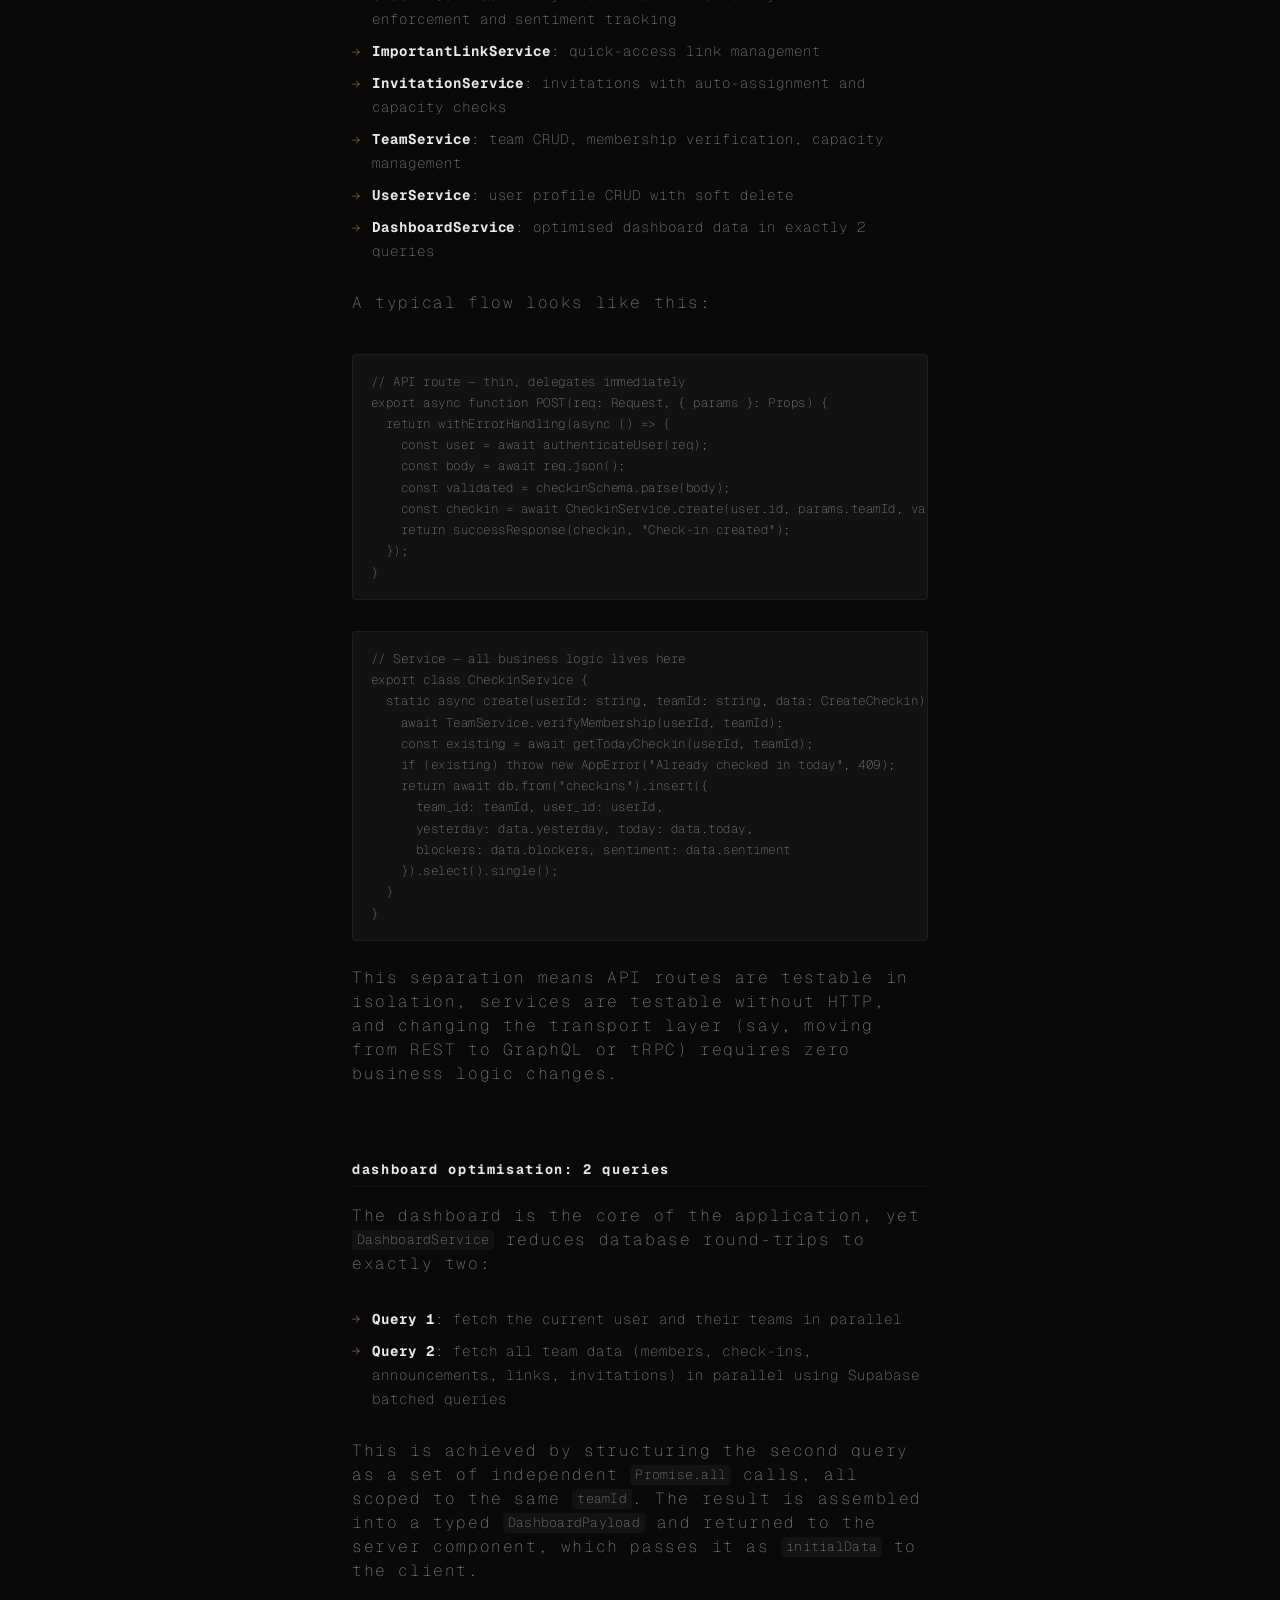
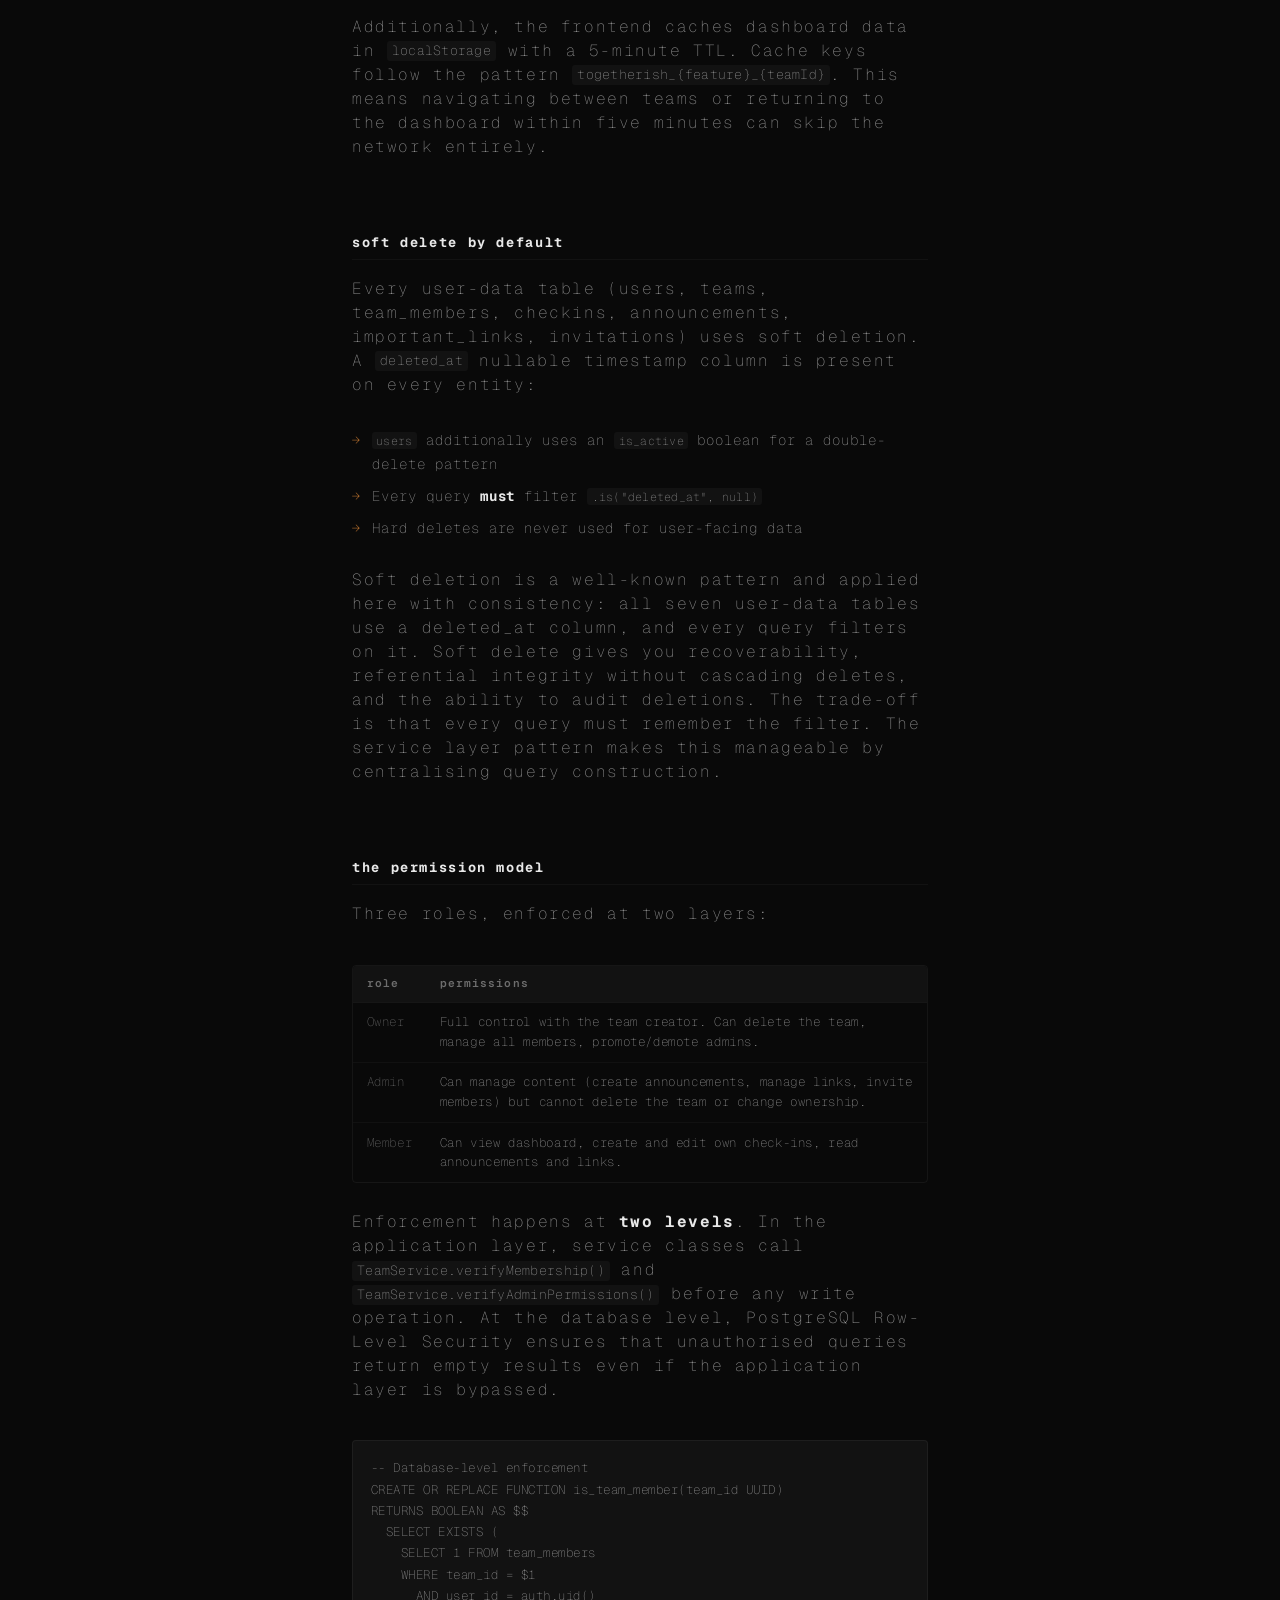
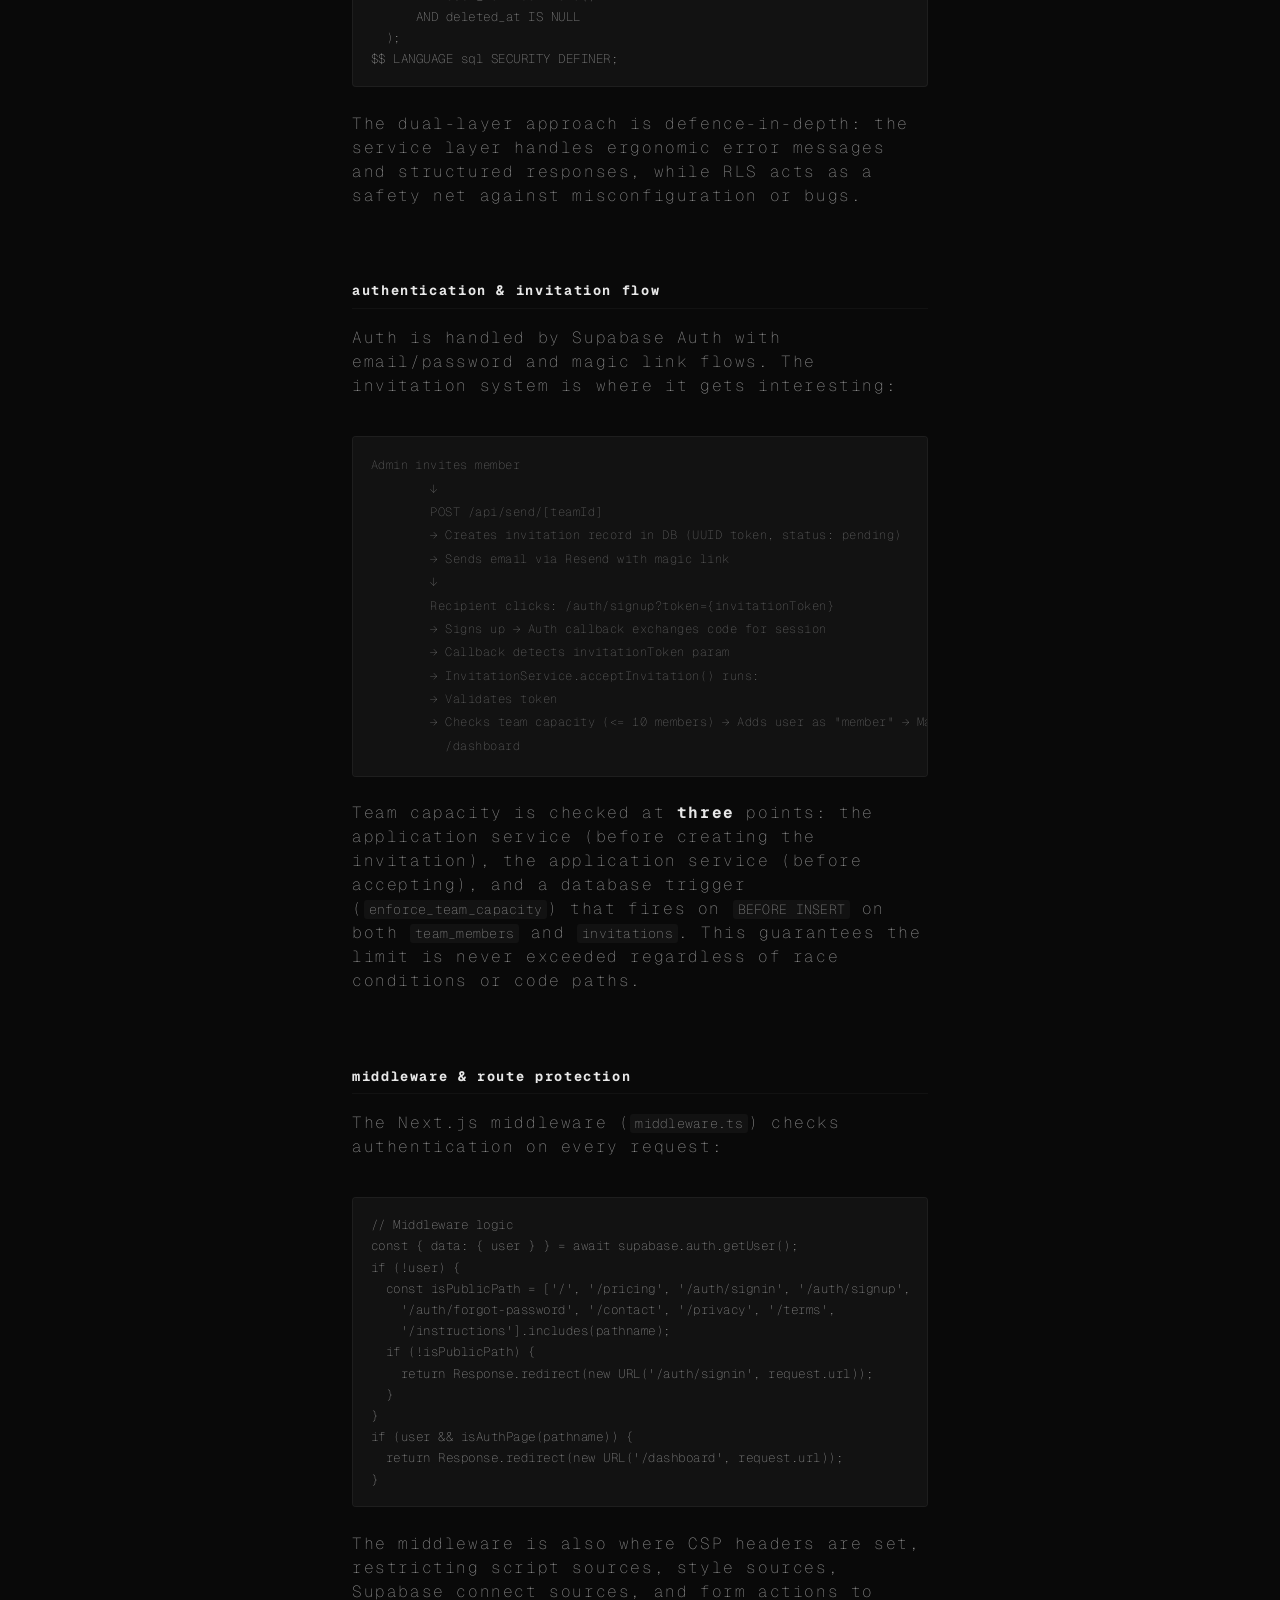
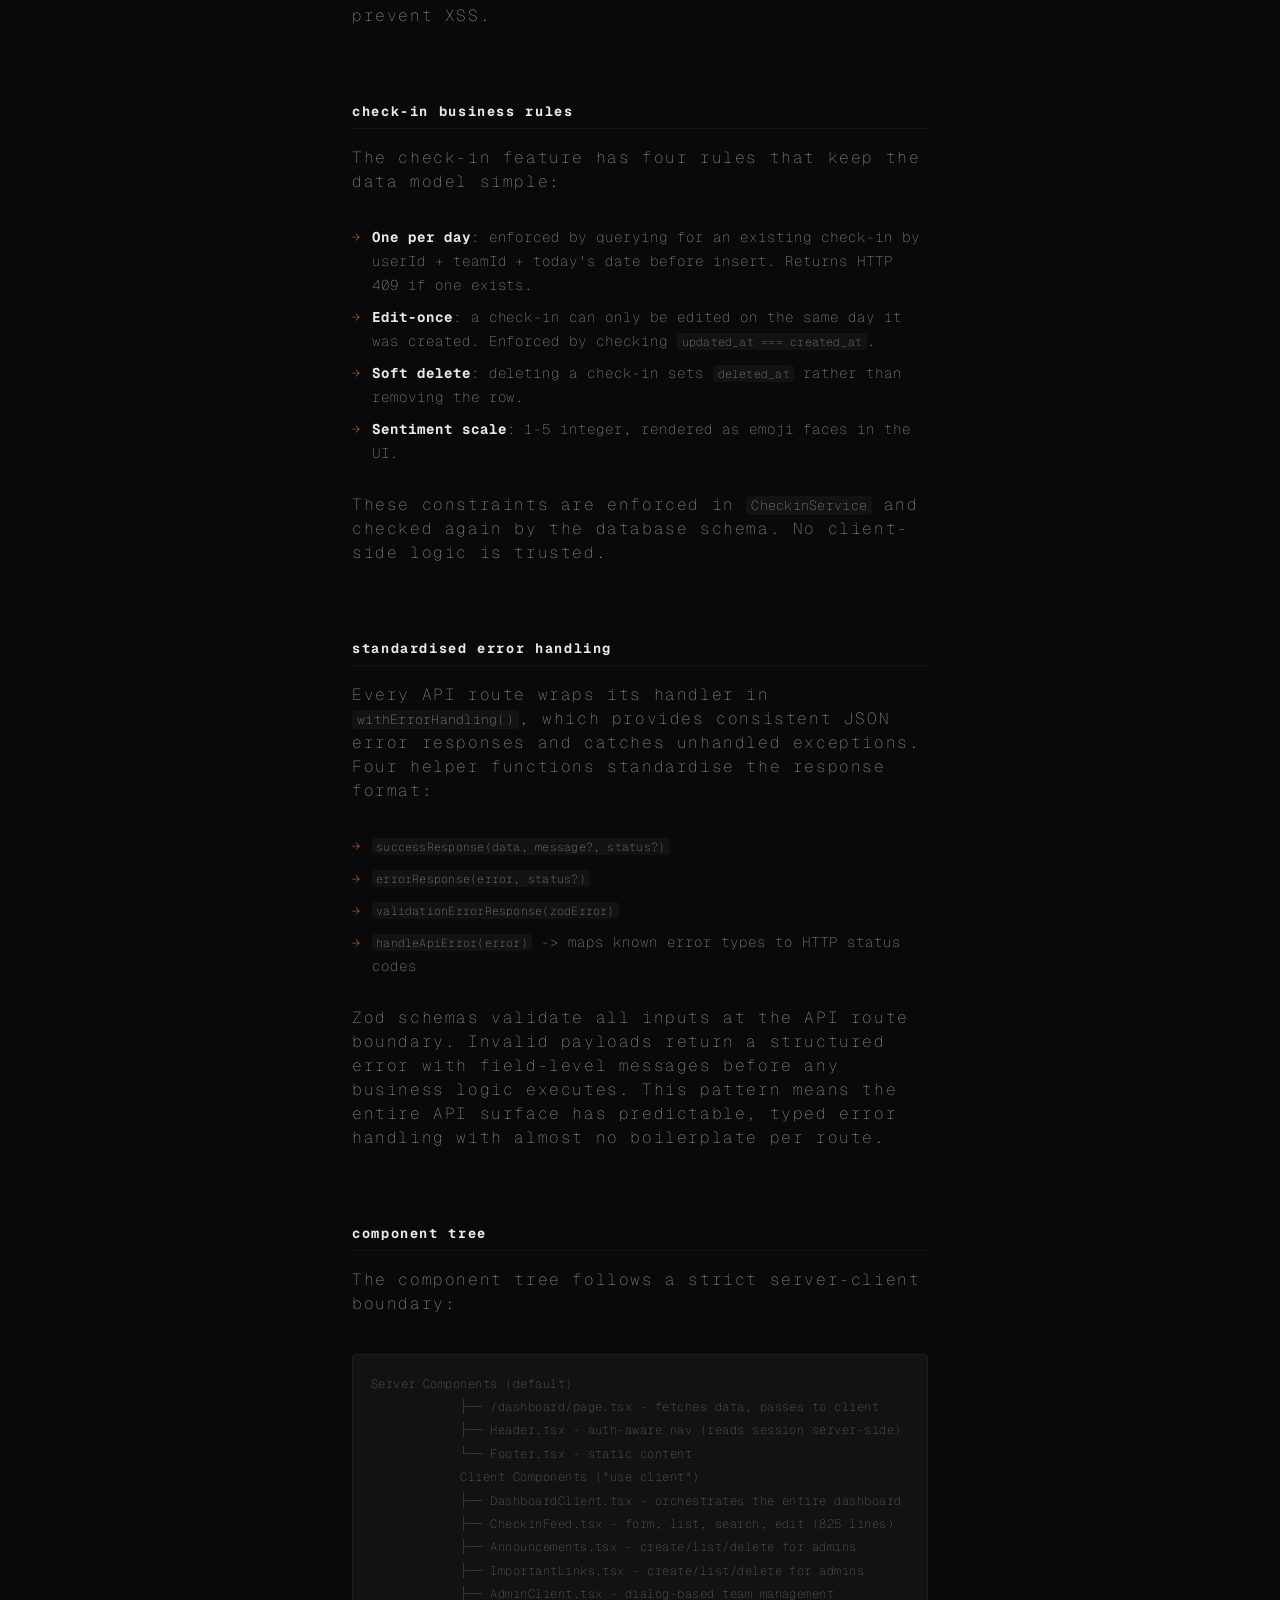
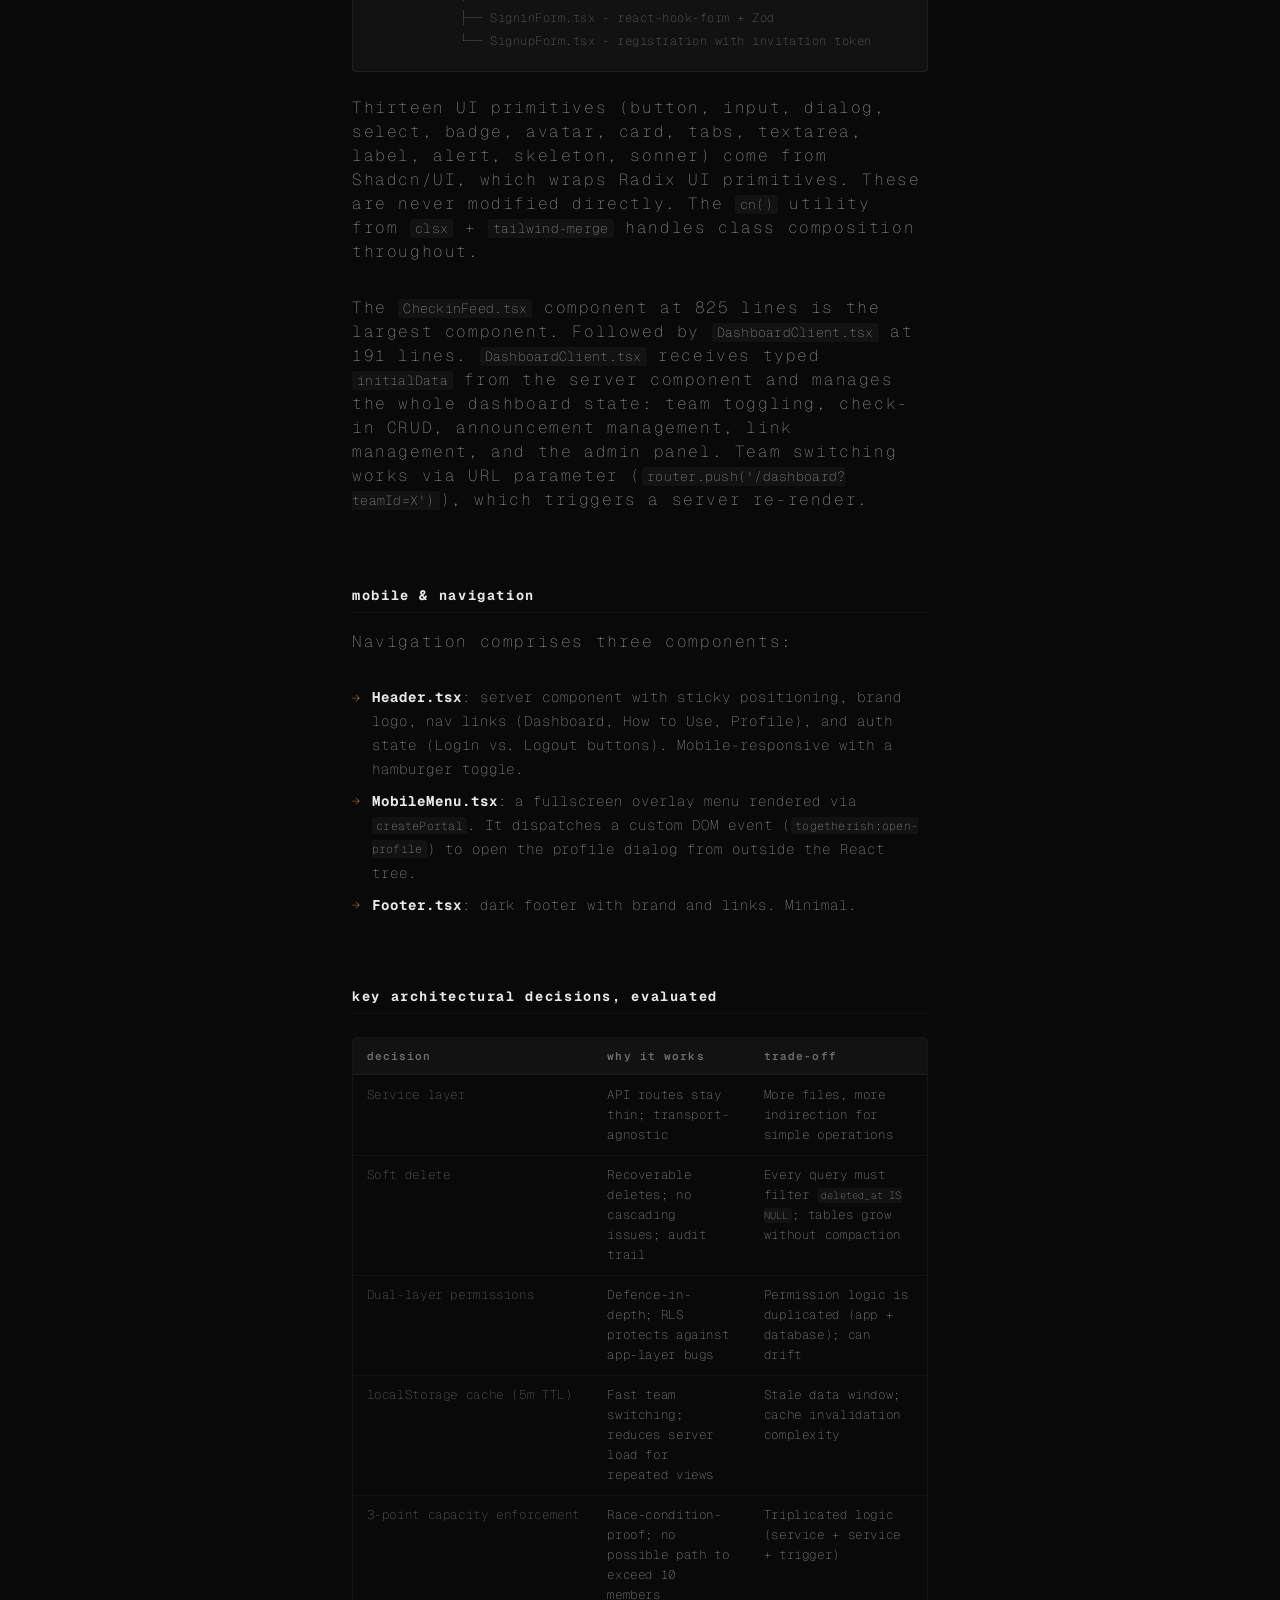
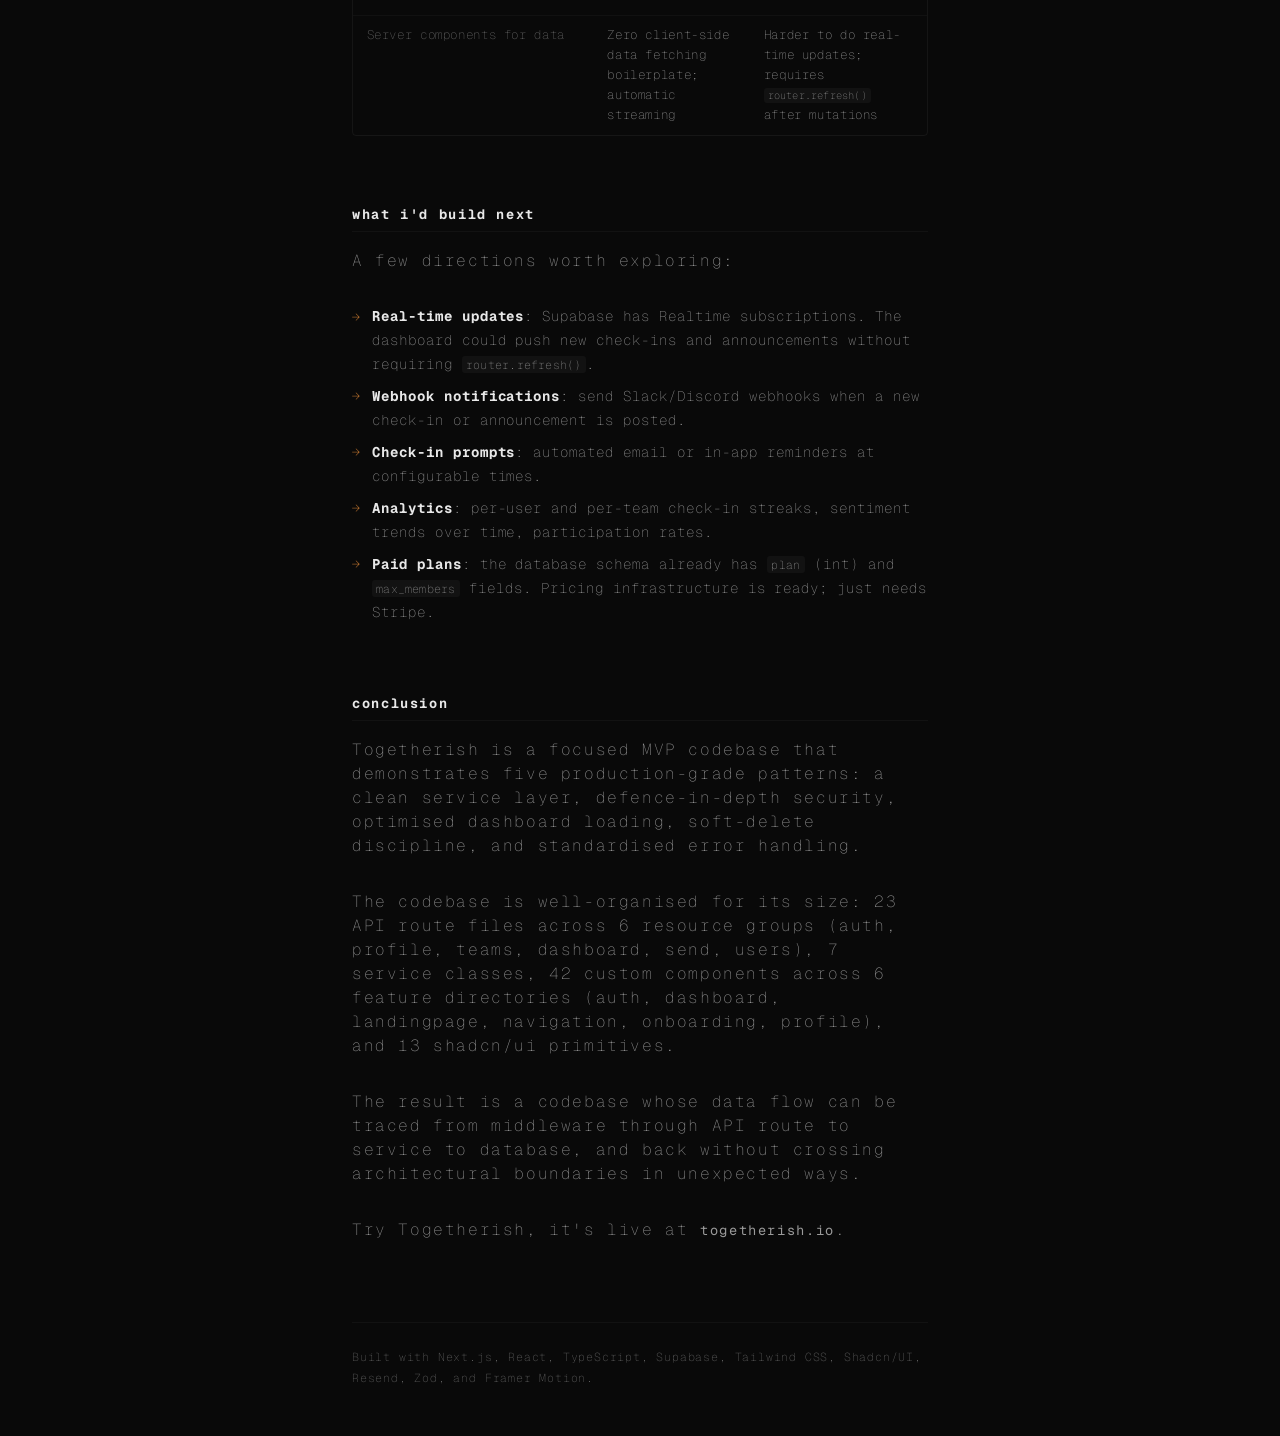
<file: blog/togetherish/index.html>
<!doctype html>
<html lang="en">

<head>
  <meta charset="UTF-8" />
  <meta name="viewport" content="width=device-width, initial-scale=1.0" />
  <title>togetherish - tjmb</title>
  <meta name="description"
    content="a technical deep-dive into togetherish, an async-first team communications dashboard" />
  <link rel="canonical" href="https://tjmb.dev/blog/togetherish" />
  <link rel="icon" href="/public/favicon.ico" type="image/x-icon" />
  <meta property="og:title" content="togetherish technical analysis" />
  <meta property="og:description"
    content="a technical deep-dive into togetherish, an async-first team communications dashboard" />
  <meta property="og:type" content="article" />
  <meta property="og:url" content="https://tjmb.dev/blog/togetherish" />
  <meta property="og:image" content="https://tjmb.dev/public/og.png" />
  <meta property="og:site_name" content="tjmb" />
  <meta name="twitter:card" content="summary_large_image" />
  <meta name="twitter:title" content="togetherish technical analysis" />
  <meta name="twitter:description"
    content="a technical deep-dive into togetherish, an async-first team communications dashboard" />
  <meta name="twitter:image" content="https://tjmb.dev/public/og.png" />
  <script defer src="https://cloud.umami.is/script.js" data-website-id="2f1dca37-fc82-4066-8cc2-57d70ca3c457"></script>
  <link rel="preconnect" href="https://fonts.googleapis.com" />
  <link rel="preconnect" href="https://fonts.gstatic.com" crossorigin />
  <link
    href="https://fonts.googleapis.com/css2?family=Inter:wght@400;500;600;700&family=Space+Grotesk:wght@400;500;600;700&family=Geist+Mono:wght@400;500;600&family=JetBrains+Mono:ital,wght@0,400;0,500;0,600;1,400&display=swap"
    rel="stylesheet" />
  <link rel="stylesheet" href="/style.css" />
</head>

<body>
  <nav>
    <a href="/" class="brand">tjmb</a>
    <div class="nav-links">
      <a href="/blog/">blog</a>
      <a href="/projects/">projects</a>
    </div>
  </nav>
  <main class="container">
    <article class="article-post-card">
      <p class="article-eyebrow">technical deepdive</p>
      <span class="article-date">May 14, 2026</span>
      <h1 class="article-title">Analysing Togetherish: An Async-First Team Communications Dashboard Built with Next.js,
        Supabase, and TypeScript.</h1>
      <p class="article-intro">
        Togetherish is an async-first communications dashboard for small remote teams (2-10 people).
        Its core philosophy is <span class="article-bold">alignment, not engagement</span>. It is deliberately
        positioned as a lightweight alternative to Slack, Notion, Teams, and Basecamp for creative studios,
        freelance collectives, and micro remote teams.
        <br /><br />
        Rather than replicating Slack-style real-time chat or Notion-style project management, Togetherish focuses on
        four async primitives:
        daily check-ins, team announcements, important links, and team pulse (omitted for MVP). This constraint keeps
        the feature surface small, which makes the codebase readable and worth studying.
        <br /><br />
        Here is a technical deep-dive into how it works under the hood.
      </p>
      <h2 class="article-heading">What Togetherish Does</h2>
      <p class="article-paragraph">Togetherish lets small teams stay aligned with four core features:</p>
      <ul class="article-list">
        <li class="article-list-item"><span class="article-bold">Daily check-ins</span>: each member answers "what did
          you do yesterday?", "what are you doing today?", and "any blockers?", plus a 1-5 sentiment rating. One
          check-in per person per day, editable only on the same day.</li>
        <li class="article-list-item"><span class="article-bold">Announcements</span>: admin-published broadcasts
          visible to the whole team. A simple title-and-body format with no threading or reactions.</li>
        <li class="article-list-item"><span class="article-bold">Important links</span>: a curated, admin-managed set of
          quick-access URLs for the team.</li>
        <li class="article-list-item"><span class="article-bold">Team pulse</span>: aggregate sentiment scores and
          check-in participation rates displayed on the dashboard</li>
      </ul>
      <p class="article-paragraph">The interface is a single dashboard view: announcements full-width at the top,
        check-in feed on the left, important links on the right, and an admin panel tucked inside a dialog.</p>
      <h2 class="article-heading">Tech Stack</h2>
      <div class="article-table-wrap">
        <table class="article-table">
          <thead>
            <tr>
              <th>layer</th>
              <th>technology</th>
            </tr>
          </thead>
          <tbody>
            <tr>
              <td>Framework</td>
              <td>Next.js 15.5 with React 19.1</td>
            </tr>
            <tr>
              <td>Language</td>
              <td>TypeScript 5.9</td>
            </tr>
            <tr>
              <td>Database</td>
              <td>Supabase (PostgreSQL) with Row-Level Security</td>
            </tr>
            <tr>
              <td>Auth</td>
              <td>Supabase Auth (email/password + magic link)</td>
            </tr>
            <tr>
              <td>Styling</td>
              <td>Tailwind CSS 4.1 + Shadcn/UI (Radix primitives)</td>
            </tr>
            <tr>
              <td>Forms</td>
              <td>react-hook-form + Zod 4</td>
            </tr>
            <tr>
              <td>Email</td>
              <td>Resend + React Email</td>
            </tr>
            <tr>
              <td>Animations</td>
              <td>Framer Motion 12</td>
            </tr>
            <tr>
              <td>Deployment</td>
              <td>Vercel</td>
            </tr>
          </tbody>
        </table>
      </div>
      <p class="article-paragraph">
        Next.js 15 provides file-system routing via the App Router, server-side API route handlers under app/api/, and
        React Server Components for data fetching, all in a single framework. Turbopack handles dev builds.
        TypeScript 5.9 runs in strict mode across the entire codebase.
      </p>
      <h2 class="article-heading">Architecture at a Glance</h2>
      <div class="article-arch-block">User hits /dashboard
        ↓
        Server Component
        → DashboardService.getDashboardForUser(userId, teamId?)
        → Returns full DashboardPayload
        ↓
        DashboardClient (use client)
        → Receives initialData as props
        → Renders check-in feed, announcements, links, team toggle
        → All mutations call API routes, then router.refresh()
        ↓
        API Routes
        → Authenticate → Verify membership → Delegate to Service
        → Service → Supabase query (RLS enforced) → Return response
        ↓
        Database (PostgreSQL + RLS)
        → Tables: users, teams, team_members, checkins,
        announcements, important_links, invitations
        → Soft delete everywhere (deleted_at)
        → Trigger-based team capacity enforcement</div>
      <p class="article-paragraph">
        Every layer has a distinct responsibility. Server components fetch and pass data down. Client components handle
        interactivity. API routes are thin authentication and authorisation layers that delegate to service classes. And
        the database enforces invariants at the storage level through RLS and triggers.
      </p>
      <h2 class="article-heading">The Service Layer Pattern</h2>
      <p class="article-paragraph">
        The defining architectural decision in Togetherish is the service layer. Business logic lives exclusively in
        service classes under <code class="article-inline-code">/lib/services/</code>.
      </p>
      <p class="article-paragraph">There are seven service classes:</p>
      <ul class="article-list">
        <li class="article-list-item"><span class="article-bold">AnnouncementService</span>: CRUD for announcements</li>
        <li class="article-list-item"><span class="article-bold">CheckinService</span>: daily check-ins with same-day
          edit enforcement and sentiment tracking</li>
        <li class="article-list-item"><span class="article-bold">ImportantLinkService</span>: quick-access link
          management</li>
        <li class="article-list-item"><span class="article-bold">InvitationService</span>: invitations with
          auto-assignment and capacity checks</li>
        <li class="article-list-item"><span class="article-bold">TeamService</span>: team CRUD, membership verification,
          capacity management</li>
        <li class="article-list-item"><span class="article-bold">UserService</span>: user profile CRUD with soft delete
        </li>
        <li class="article-list-item"><span class="article-bold">DashboardService</span>: optimised dashboard data in
          exactly 2 queries</li>
      </ul>
      <p class="article-paragraph">A typical flow looks like this:</p>
      <pre class="article-code-block">// API route — thin, delegates immediately
export async function POST(req: Request, { params }: Props) {
  return withErrorHandling(async () => {
    const user = await authenticateUser(req);
    const body = await req.json();
    const validated = checkinSchema.parse(body);
    const checkin = await CheckinService.create(user.id, params.teamId, validated);
    return successResponse(checkin, "Check-in created");
  });
}</pre>
      <pre class="article-code-block">// Service — all business logic lives here
export class CheckinService {
  static async create(userId: string, teamId: string, data: CreateCheckin) {
    await TeamService.verifyMembership(userId, teamId);
    const existing = await getTodayCheckin(userId, teamId);
    if (existing) throw new AppError("Already checked in today", 409);
    return await db.from("checkins").insert({
      team_id: teamId, user_id: userId,
      yesterday: data.yesterday, today: data.today,
      blockers: data.blockers, sentiment: data.sentiment
    }).select().single();
  }
}</pre>
      <p class="article-paragraph">
        This separation means API routes are testable in isolation, services are testable without HTTP, and changing the
        transport layer (say, moving from REST to GraphQL or tRPC) requires zero business logic changes.
      </p>
      <h2 class="article-heading">Dashboard Optimisation: 2 Queries</h2>
      <p class="article-paragraph">
        The dashboard is the core of the application, yet <code class="article-inline-code">DashboardService</code>
        reduces database round-trips to exactly two:
      </p>
      <ul class="article-list">
        <li class="article-list-item"><span class="article-bold">Query 1</span>: fetch the current user and their teams
          in parallel</li>
        <li class="article-list-item"><span class="article-bold">Query 2</span>: fetch all team data (members,
          check-ins, announcements, links, invitations) in parallel using Supabase batched queries</li>
      </ul>
      <p class="article-paragraph">
        This is achieved by structuring the second query as a set of independent <code
          class="article-inline-code">Promise.all</code> calls, all scoped to the same <code
          class="article-inline-code">teamId</code>. The result is assembled into a typed <code
          class="article-inline-code">DashboardPayload</code> and returned to the server component, which passes it as
        <code class="article-inline-code">initialData</code> to the client.
      </p>
      <p class="article-paragraph">
        Additionally, the frontend caches dashboard data in <code class="article-inline-code">localStorage</code> with a
        5-minute TTL. Cache keys follow the pattern <code
          class="article-inline-code">togetherish_{feature}_{teamId}</code>. This means navigating between teams or
        returning to the dashboard within five minutes can skip the network entirely.
      </p>
      <h2 class="article-heading">Soft Delete by Default</h2>
      <p class="article-paragraph">
        Every user-data table (users, teams, team_members, checkins, announcements, important_links, invitations) uses
        soft deletion. A <code class="article-inline-code">deleted_at</code>
        nullable timestamp column is present on every entity:
      </p>
      <ul class="article-list">
        <li class="article-list-item"><code class="article-inline-code">users</code> additionally uses an <code
            class="article-inline-code">is_active</code> boolean for a double-delete pattern</li>
        <li class="article-list-item">Every query <span class="article-bold">must</span> filter <code
            class="article-inline-code">.is("deleted_at", null)</code></li>
        <li class="article-list-item">Hard deletes are never used for user-facing data</li>
      </ul>
      <p class="article-paragraph">
        Soft deletion is a well-known pattern and applied here with consistency: all seven user-data
        tables use a deleted_at column, and every query filters on it. Soft delete gives
        you recoverability, referential integrity without cascading deletes, and the ability to audit deletions. The
        trade-off is that every query must remember the filter. The service layer pattern makes this manageable by
        centralising query construction.
      </p>
      <h2 class="article-heading">The Permission Model</h2>
      <p class="article-paragraph">Three roles, enforced at two layers:</p>
      <div class="article-table-wrap">
        <table class="article-table">
          <thead>
            <tr>
              <th>role</th>
              <th>permissions</th>
            </tr>
          </thead>
          <tbody>
            <tr>
              <td>Owner</td>
              <td>Full control with the team creator. Can delete the team, manage all members, promote/demote admins.
              </td>
            </tr>
            <tr>
              <td>Admin</td>
              <td>Can manage content (create announcements, manage links, invite members) but cannot delete the team or
                change ownership.</td>
            </tr>
            <tr>
              <td>Member</td>
              <td>Can view dashboard, create and edit own check-ins, read announcements and links.</td>
            </tr>
          </tbody>
        </table>
      </div>
      <p class="article-paragraph">
        Enforcement happens at <span class="article-bold">two levels</span>. In the application layer, service classes
        call <code class="article-inline-code">TeamService.verifyMembership()</code> and <code
          class="article-inline-code">TeamService.verifyAdminPermissions()</code> before any write operation. At the
        database level, PostgreSQL Row-Level Security ensures that unauthorised queries return empty results even if the
        application layer is bypassed.
      </p>
      <pre class="article-code-block">-- Database-level enforcement
CREATE OR REPLACE FUNCTION is_team_member(team_id UUID)
RETURNS BOOLEAN AS $$
  SELECT EXISTS (
    SELECT 1 FROM team_members
    WHERE team_id = $1
      AND user_id = auth.uid()
      AND deleted_at IS NULL
  );
$$ LANGUAGE sql SECURITY DEFINER;</pre>
      <p class="article-paragraph">
        The dual-layer approach is defence-in-depth: the service layer handles ergonomic error messages and structured
        responses, while RLS acts as a safety net against misconfiguration or bugs.
      </p>
      <h2 class="article-heading">Authentication & Invitation Flow</h2>
      <p class="article-paragraph">
        Auth is handled by Supabase Auth with email/password and magic link flows. The invitation system is where it
        gets interesting:
      </p>
      <div class="article-arch-block">Admin invites member
        ↓
        POST /api/send/[teamId]
        → Creates invitation record in DB (UUID token, status: pending)
        → Sends email via Resend with magic link
        ↓
        Recipient clicks: /auth/signup?token={invitationToken}
        → Signs up → Auth callback exchanges code for session
        → Callback detects invitationToken param
        → InvitationService.acceptInvitation() runs:
        → Validates token
        → Checks team capacity (<= 10 members) → Adds user as "member" → Marks invitation as "accepted" → Redirect to
          /dashboard</div>
          <p class="article-paragraph">
            Team capacity is checked at <span class="article-bold">three</span> points: the application service (before
            creating the invitation), the application service (before accepting), and a database trigger (<code
              class="article-inline-code">enforce_team_capacity</code>) that fires on <code
              class="article-inline-code">BEFORE INSERT</code> on both <code
              class="article-inline-code">team_members</code> and <code class="article-inline-code">invitations</code>.
            This guarantees the limit is never exceeded regardless of race conditions or code paths.
          </p>
          <h2 class="article-heading">Middleware & Route Protection</h2>
          <p class="article-paragraph">
            The Next.js middleware (<code class="article-inline-code">middleware.ts</code>) checks authentication on
            every request:
          </p>
          <pre class="article-code-block">// Middleware logic
const { data: { user } } = await supabase.auth.getUser();
if (!user) {
  const isPublicPath = ['/', '/pricing', '/auth/signin', '/auth/signup',
    '/auth/forgot-password', '/contact', '/privacy', '/terms',
    '/instructions'].includes(pathname);
  if (!isPublicPath) {
    return Response.redirect(new URL('/auth/signin', request.url));
  }
}
if (user && isAuthPage(pathname)) {
  return Response.redirect(new URL('/dashboard', request.url));
}</pre>
          <p class="article-paragraph">
            The middleware is also where CSP headers are set, restricting script sources, style sources, Supabase
            connect sources, and form actions to prevent XSS.
          </p>
          <h2 class="article-heading">Check-in Business Rules</h2>
          <p class="article-paragraph">
            The check-in feature has four rules that keep the data model simple:
          </p>
          <ul class="article-list">
            <li class="article-list-item"><span class="article-bold">One per day</span>: enforced by querying for an
              existing check-in by userId + teamId + today's date before insert. Returns HTTP 409 if one exists.</li>
            <li class="article-list-item"><span class="article-bold">Edit-once</span>: a check-in can only be edited on
              the same day it was created. Enforced by checking <code
                class="article-inline-code">updated_at === created_at</code>.</li>
            <li class="article-list-item"><span class="article-bold">Soft delete</span>: deleting a check-in sets <code
                class="article-inline-code">deleted_at</code> rather than removing the row.</li>
            <li class="article-list-item"><span class="article-bold">Sentiment scale</span>: 1-5 integer, rendered as
              emoji faces in the UI.</li>
          </ul>
          <p class="article-paragraph">
            These constraints are enforced in <code class="article-inline-code">CheckinService</code> and checked again
            by the database schema. No client-side logic is trusted.
          </p>
          <h2 class="article-heading">Standardised Error Handling</h2>
          <p class="article-paragraph">
            Every API route wraps its handler in <code class="article-inline-code">withErrorHandling()</code>, which
            provides consistent JSON error responses and catches unhandled exceptions. Four helper functions standardise
            the response format:
          </p>
          <ul class="article-list">
            <li class="article-list-item"><code
                class="article-inline-code">successResponse(data, message?, status?)</code></li>
            <li class="article-list-item"><code class="article-inline-code">errorResponse(error, status?)</code></li>
            <li class="article-list-item"><code class="article-inline-code">validationErrorResponse(zodError)</code>
            </li>
            <li class="article-list-item"><code class="article-inline-code">handleApiError(error)</code> -> maps known
              error types to HTTP status codes</li>
          </ul>
          <p class="article-paragraph">
            Zod schemas validate all inputs at the API route boundary. Invalid payloads return a structured error with
            field-level messages before any business logic executes. This pattern means the entire API surface has
            predictable, typed error handling with almost no boilerplate per route.
          </p>
          <h2 class="article-heading">Component Tree</h2>
          <p class="article-paragraph">
            The component tree follows a strict server-client boundary:
          </p>
          <div class="article-arch-block">Server Components (default)
            ├── /dashboard/page.tsx - fetches data, passes to client
            ├── Header.tsx - auth-aware nav (reads session server-side)
            └── Footer.tsx - static content
            Client Components ("use client")
            ├── DashboardClient.tsx - orchestrates the entire dashboard
            ├── CheckinFeed.tsx - form, list, search, edit (825 lines)
            ├── Announcements.tsx - create/list/delete for admins
            ├── ImportantLinks.tsx - create/list/delete for admins
            ├── AdminClient.tsx - dialog-based team management
            ├── SigninForm.tsx - react-hook-form + Zod
            └── SignupForm.tsx - registration with invitation token</div>
          <p class="article-paragraph">
            Thirteen UI primitives (button, input, dialog, select, badge, avatar, card, tabs, textarea, label, alert,
            skeleton, sonner) come from Shadcn/UI, which wraps Radix UI primitives. These are never modified directly.
            The <code class="article-inline-code">cn()</code> utility from <code class="article-inline-code">clsx</code>
            + <code class="article-inline-code">tailwind-merge</code> handles
            class composition throughout.
          </p>
          <p class="article-paragraph">
            The <code class="article-inline-code">CheckinFeed.tsx</code> component at 825 lines is the largest
            component. Followed by <code class="article-inline-code">DashboardClient.tsx</code> at 191 lines. <code
              class="article-inline-code">DashboardClient.tsx</code> receives typed <code
              class="article-inline-code">initialData</code>
            from the server
            component and manages the whole dashboard state: team toggling, check-in CRUD, announcement management, link
            management, and the admin panel. Team switching works via URL parameter (<code
              class="article-inline-code">router.push('/dashboard?teamId=X')</code>), which triggers a server re-render.
          </p>
          <h2 class="article-heading">Mobile & Navigation</h2>
          <p class="article-paragraph">
            Navigation comprises three components:
          </p>
          <ul class="article-list">
            <li class="article-list-item"><span class="article-bold">Header.tsx</span>: server component with sticky
              positioning, brand logo, nav links (Dashboard, How to Use, Profile), and auth state (Login vs. Logout
              buttons). Mobile-responsive with a hamburger toggle.</li>
            <li class="article-list-item"><span class="article-bold">MobileMenu.tsx</span>: a fullscreen overlay menu
              rendered via <code class="article-inline-code">createPortal</code>. It dispatches a custom DOM event
              (<code class="article-inline-code">togetherish:open-profile</code>) to open the profile dialog from
              outside the React tree.</li>
            <li class="article-list-item"><span class="article-bold">Footer.tsx</span>: dark footer with brand and
              links. Minimal.</li>
          </ul>
          <h2 class="article-heading">Key Architectural Decisions, Evaluated</h2>
          <div class="article-table-wrap">
            <table class="article-table">
              <thead>
                <tr>
                  <th>decision</th>
                  <th>why it works</th>
                  <th>trade-off</th>
                </tr>
              </thead>
              <tbody>
                <tr>
                  <td>Service layer</td>
                  <td>API routes stay thin; transport-agnostic</td>
                  <td>More files, more indirection for simple operations</td>
                </tr>
                <tr>
                  <td>Soft delete</td>
                  <td>Recoverable deletes; no cascading issues; audit trail</td>
                  <td>Every query must filter <code class="article-inline-code">deleted_at IS NULL</code>; tables grow
                    without compaction</td>
                </tr>
                <tr>
                  <td>Dual-layer permissions</td>
                  <td>Defence-in-depth; RLS protects against app-layer bugs</td>
                  <td>Permission logic is duplicated (app + database); can drift</td>
                </tr>
                <tr>
                  <td>localStorage cache (5m TTL)</td>
                  <td>Fast team switching; reduces server load for repeated views</td>
                  <td>Stale data window; cache invalidation complexity</td>
                </tr>
                <tr>
                  <td>3-point capacity enforcement</td>
                  <td>Race-condition-proof; no possible path to exceed 10 members</td>
                  <td>Triplicated logic (service + service + trigger)</td>
                </tr>
                <tr>
                  <td>Server components for data</td>
                  <td>Zero client-side data fetching boilerplate; automatic streaming</td>
                  <td>Harder to do real-time updates; requires <code class="article-inline-code">router.refresh()</code>
                    after mutations</td>
                </tr>
              </tbody>
            </table>
          </div>
          <h2 class="article-heading">What I'd Build Next</h2>
          <p class="article-paragraph">A few directions worth exploring:</p>
          <ul class="article-list">
            <li class="article-list-item"><span class="article-bold">Real-time updates</span>: Supabase has Realtime
              subscriptions. The dashboard could push new check-ins and announcements without requiring <code
                class="article-inline-code">router.refresh()</code>.</li>
            <li class="article-list-item"><span class="article-bold">Webhook notifications</span>: send Slack/Discord
              webhooks when a new check-in or announcement is posted.</li>
            <li class="article-list-item"><span class="article-bold">Check-in prompts</span>: automated email or in-app
              reminders at configurable times.</li>
            <li class="article-list-item"><span class="article-bold">Analytics</span>: per-user and per-team check-in
              streaks, sentiment trends over time, participation rates.</li>
            <li class="article-list-item"><span class="article-bold">Paid plans</span>: the database schema already has
              <code class="article-inline-code">plan</code> (int) and <code
                class="article-inline-code">max_members</code> fields. Pricing infrastructure is ready; just needs
              Stripe.
            </li>
          </ul>
          <h2 class="article-heading">Conclusion</h2>
          <p class="article-paragraph">
            Togetherish is a focused MVP codebase that demonstrates five production-grade patterns: a clean service
            layer, defence-in-depth security, optimised dashboard loading, soft-delete discipline, and standardised
            error handling.
          </p>
          <p class="article-paragraph">
            The codebase is well-organised for its size: 23 API route files across 6 resource groups (auth, profile,
            teams, dashboard, send, users), 7 service classes, 42 custom components across 6 feature directories (auth,
            dashboard, landingpage, navigation, onboarding, profile), and 13 shadcn/ui primitives. </p>
          <p class="article-paragraph">
            The result is a codebase whose data flow can be traced from middleware through API route to service to
            database, and back without crossing architectural boundaries in unexpected ways.
          </p>
          <p class="article-paragraph">
            Try Togetherish, it's live at <a href="https://togetherish.io" target="_blank"
              rel="noopener">togetherish.io</a>.
          </p>
          <div class="article-footer">
            Built with Next.js, React, TypeScript, Supabase, Tailwind CSS, Shadcn/UI, Resend, Zod, and Framer
            Motion.
          </div>
    </article>
  </main>
</body>

</html>
</file>
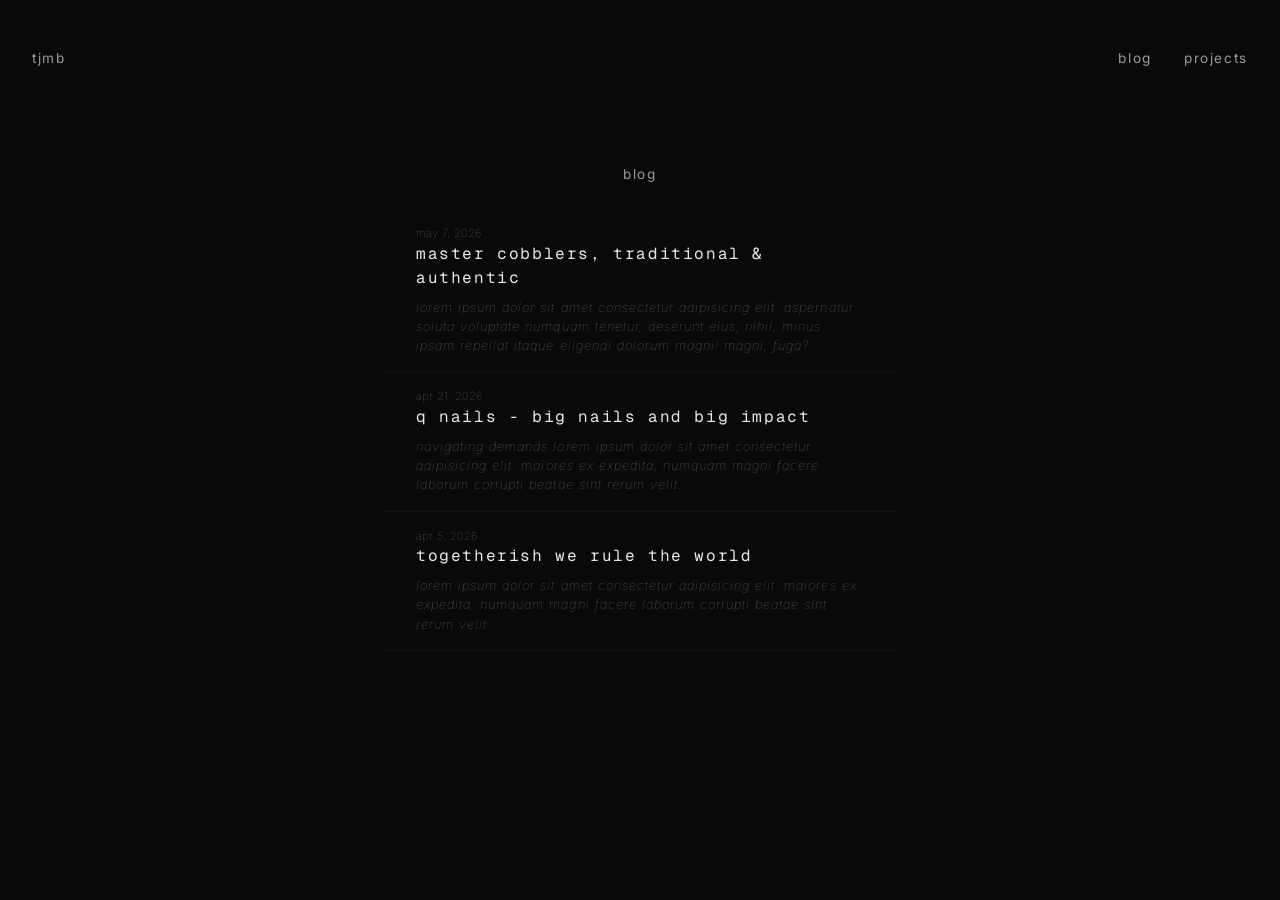
<file: blog.html>
<!doctype html>
<html lang="en">
  <head>
    <meta charset="UTF-8" />
    <meta name="viewport" content="width=device-width, initial-scale=1.0" />
    <title>blog — tjmb</title>
    <meta name="description" content="software engineer" />
    <link rel="canonical" href="https://tjmb.dev/blog.html" />

    <meta property="og:title" content="projects" />
    <meta property="og:description" content="software engineer" />
    <meta property="og:type" content="website" />
    <meta property="og:url" content="https://tjmb.dev/blog.html" />
    <meta property="og:image" content="https://tjmb.dev/og.png" />
    <meta property="og:site_name" content="tjmb" />

    <meta name="twitter:card" content="summary_large_image" />
    <meta name="twitter:title" content="projects" />
    <meta name="twitter:description" content="software engineer" />
    <meta name="twitter:image" content="https://tjmb.dev/og.png" />

    <script
      defer
      src="https://cloud.umami.is/script.js"
      data-website-id="2f1dca37-fc82-4066-8cc2-57d70ca3c457"
    ></script>

    <link rel="preconnect" href="https://fonts.googleapis.com" />
    <link rel="preconnect" href="https://fonts.gstatic.com" crossorigin />
    <link
      href="https://fonts.googleapis.com/css2?family=Inter:wght@400;500;600;700&family=Space+Grotesk:wght@400;500;600;700&family=Geist+Mono:wght@400;500;600&family=JetBrains+Mono:ital,wght@0,400;0,500;0,600;1,400&display=swap"
      rel="stylesheet"
    />
    <link rel="stylesheet" href="/style.css" />
  </head>
  <body>
    <nav>
      <a href="/" class="brand">tjmb</a>
      <div class="nav-links">
        <a href="/blog.html">blog</a>
        <a href="/projects.html">projects</a>
      </div>
    </nav>

    <main class="container">
      <h1>blog</h1>

      <ul class="post-list">
        <li class="post-card">
          <span class="post-date">May 7, 2026</span>
          <a
            class="post-title"
            href="/blog/master-cobblers.md"
            data-track="blog_post_click"
            data-slug="building-a-static-site-generator"
            >Master Cobblers, traditional & authentic</a
          >
          <p class="post-desc">
            Lorem ipsum dolor sit amet consectetur adipisicing elit. Aspernatur soluta voluptate numquam tenetur, deserunt eius, nihil, minus ipsam repellat itaque eligendi dolorum magni! Magni, fuga?
          </p>
        </li>
        <li class="post-card">
          <span class="post-date">Apr 21, 2026</span>
          <a
            class="post-title"
            href="/blog/seo-authority-for-developers/"
            data-track="blog_post_click"
            data-slug="seo-authority-for-developers"
            >Q Nails - Big Nails and big impact</a
          >
          <p class="post-desc">navigating demands Lorem ipsum dolor sit amet consectetur adipisicing elit. Maiores ex expedita, numquam magni facere laborum corrupti beatae sint rerum velit.</p>
        </li>
        <li class="post-card">
          <span class="post-date">Apr 5, 2026</span>
          <a
            class="post-title"
            href="/blog/javascript-performance-patterns/"
            data-track="blog_post_click"
            data-slug="javascript-performance-patterns"
            >togetherish we rule the world</a
          >
          <p class="post-desc">Lorem ipsum dolor sit amet consectetur adipisicing elit. Maiores ex expedita, numquam magni facere laborum corrupti beatae sint rerum velit.</p>
        </li>
      </ul>
    </main>
  </body>
</html>
</file>
<file: style.css>
/* ─── Canvas background layer ─── */
#solar {
  position: fixed;
  top: 0;
  left: 0;
  width: 100vw;
  height: 100vh;
  z-index: 0;
}

body>nav,
body>main {
  position: relative;
  z-index: 1;
}

/* =========================
   Reset
   ========================= */

*,
*::before,
*::after {
  margin: 0;
  padding: 0;
  box-sizing: border-box;
}

img,
picture,
video,
canvas,
svg {
  display: block;
  max-width: 100%;
  height: auto;
}

input,
button,
textarea,
select {
  font: inherit;
  color: inherit;
}

ul,
ol {
  list-style: none;
}

header,
main,
section,
article,
aside,
footer {
  display: block;
}

/* =========================
   Custom Properties
   ========================= */

:root {
  font-size: 16px;
  line-height: 1.5;
  -webkit-text-size-adjust: 100%;
  -webkit-font-smoothing: antialiased;
  -moz-osx-font-smoothing: grayscale;
  text-rendering: optimizeLegibility;
  scroll-behavior: smooth;
  --bg: #090909;
  --bg-subtle: #121212;
  --fg: #e8e8e8;
  --fg-dim: #9a9a9a;
  --fg-faint: #6d6d6d;
  --accent: #ff9a3d;
  --sans: "Inter", "Space Grotesk", system-ui, sans-serif;
  --mono: "Geist Mono", "JetBrains Mono", ui-monospace, monospace;
}

/* =========================
   Base
   ========================= */

body {
  min-height: 100vh;
  font-family: var(--sans);
  font-size: 0.85rem;
  font-weight: 100;
  letter-spacing: 0.1em;
  color: var(--fg-dim);
  background-color: var(--bg);
}

h1,
h2,
h3,
h4,
h5,
h6 {
  font-size: 0.85rem;
  font-weight: 400;
  letter-spacing: 0.12em;
  text-transform: lowercase;
  color: var(--fg-dim);
  margin-bottom: 1.5rem;
}

a {
  font-size: 0.85rem;
  font-weight: 400;
  letter-spacing: 0.12em;
  text-transform: lowercase;
  color: var(--fg-dim);
  text-decoration: none;
  transition: color 0.25s ease;
}

a:hover {
  color: var(--accent);
}

button {
  background: none;
  border: none;
  cursor: pointer;
}

:focus-visible {
  outline: 2px solid currentColor;
  outline-offset: 2px;
}

@media (prefers-reduced-motion: reduce) {
  * {
    animation-duration: 0.01ms !important;
    animation-iteration-count: 1 !important;
    transition-duration: 0.01ms !important;
    scroll-behavior: auto !important;
  }
}

/* =========================
   Layout
   ========================= */

.container {
  flex: 1;
  display: flex;
  flex-direction: column;
  align-items: center;
  justify-content: center;
  padding: 3rem 3rem;
}

nav {
  display: flex;
  padding: 3rem 2rem;
}

.brand {
  margin-right: auto;
}

.nav-links {
  display: flex;
  gap: 2rem;
}

.intro-heading {
  font-style: italic;
}

/* PROJECT */

.proj-card {
  padding: 0.8rem 0;
  border-bottom: 1px solid var(--bg-subtle);
  display: flex;
  align-items: start;
  justify-content: start;
  flex-direction: column;
  flex-wrap: wrap;
}

.proj-title {
  font-size: 1rem;
  text-transform: lowercase;
  font-style: var(--mono);
  letter-spacing: 0.08rem;
  color: var(--fg);
  margin-bottom: 0.2rem;
}

.proj-desc {
  font-size: 0.8rem;
  text-transform: lowercase;
  letter-spacing: 0.02em;
  font-style: italic;
  color: var(--fg-faint);
}

/* BLOG */

.post-card {
  padding: 1rem 2rem;
  max-width: 32rem;
  border-bottom: 1px solid var(--bg-subtle);
  display: flex;
  align-items: start;
  justify-content: start;
  flex-direction: column;
  flex-wrap: wrap;
}

.post-title {
  font-family: var(--mono);
  font-size: 1rem;
  margin-bottom: 0.5em;
  text-transform: lowercase;
  letter-spacing: 0.1rem;
  color: var(--fg);
}

.post-desc {
  font-size: 0.8rem;
  text-transform: lowercase;
  letter-spacing: 0.08em;
  font-style: italic;
  color: var(--fg-faint);
}

.post-date {
  font-size: 0.7rem;
  text-transform: lowercase;
  letter-spacing: 0.02em;
  color: var(--fg-faint);
}

/* BLOG POST */

.article-post-card {
  max-width: 36rem;
  width: 100%;
  display: flex;
  align-items: start;
  justify-content: start;
  flex-direction: column;
  flex-wrap: wrap;
}

.article-date {
  font-size: 0.8rem;
  text-transform: lowercase;
  letter-spacing: 0.02em;
  color: var(--fg-faint);
  padding-bottom: 1rem;
}

.article-title {
  font-family: var(--mono);
  font-weight: bold;
  font-size: 1.2rem;
  margin-bottom: 2em;
  text-transform: lowercase;
  letter-spacing: 0.1rem;
  color: var(--fg);
}

.article-paragraph {
  font-family: var(--mono);
  color: var(--fg-dim);
  font-size: 1rem;
  margin-bottom: 2em;
  letter-spacing: 0.1em;
}

.article-bold {
  font-weight: bold;
  color: var(--fg);
}

/* =========================
         Blog post — additions for technical content
         ========================= */

/* eyebrow label above the title */
.article-eyebrow {
  font-family: var(--mono);
  font-size: 0.68rem;
  text-transform: lowercase;
  letter-spacing: 0.16em;
  color: var(--accent);
  margin-bottom: 0.6rem;
}

/* italic lead paragraph */
.article-intro {
  font-family: var(--mono);
  font-size: 0.88rem;
  color: var(--fg-faint);
  font-style: italic;
  letter-spacing: 0.07em;
  line-height: 1.85;
  margin-bottom: 3em;
}

/* h2 — section heading */
.article-heading {
  font-family: var(--mono);
  font-size: 0.85rem;
  font-weight: bold;
  text-transform: lowercase;
  letter-spacing: 0.12em;
  color: var(--fg);
  margin-top: 3em;
  margin-bottom: 1.25em;
  padding-bottom: 0.5em;
  border-bottom: 1px solid var(--bg-subtle);
  width: 100%;
}

/* h3 — sub-section heading */
.article-subheading {
  font-family: var(--mono);
  font-size: 0.82rem;
  font-weight: bold;
  text-transform: lowercase;
  letter-spacing: 0.1em;
  color: var(--fg-dim);
  margin-top: 2em;
  margin-bottom: 0.85em;
}

/* bullet list */
.article-list {
  display: flex;
  flex-direction: column;
  gap: 0.6em;
  margin-bottom: 2em;
  width: 100%;
}

.article-list-item {
  font-family: var(--mono);
  font-size: 0.88rem;
  color: var(--fg-dim);
  letter-spacing: 0.07em;
  line-height: 1.7;
  padding-left: 1.4em;
  position: relative;
}

.article-list-item::before {
  content: "→";
  position: absolute;
  left: 0;
  color: var(--accent);
  font-size: 0.8rem;
  top: 0.05em;
}

/* inline code */
.article-inline-code {
  font-family: var(--mono);
  background: var(--bg-subtle);
  font-size: 0.82em;
  color: var(--fg-dim);
  padding: 0.1em 0.38em;
  border-radius: 3px;
  letter-spacing: 0.02em;
}

/* code block */
.article-code-block {
  font-family: var(--mono);
  background: var(--bg-subtle);
  border: 1px solid rgba(255, 255, 255, 0.05);
  border-radius: 4px;
  padding: 1rem 1.1rem;
  overflow-x: auto;
  margin: 0.5em 0 2em;
  font-size: 0.78rem;
  line-height: 1.7;
  color: var(--fg-dim);
  letter-spacing: 0.04em;
  width: 100%;
}

/* architecture / ascii diagram */
.article-arch-block {
  font-family: var(--mono);
  background: var(--bg-subtle);
  border: 1px solid rgba(255, 255, 255, 0.05);
  border-radius: 4px;
  padding: 1.1rem;
  font-size: 0.75rem;
  line-height: 1.95;
  color: var(--fg-faint);
  overflow-x: auto;
  margin: 0.5em 0 2em;
  white-space: pre;
  letter-spacing: 0.04em;
  width: 100%;
}

/* table */
.article-table-wrap {
  overflow-x: auto;
  margin: 0.5em 0 2em;
  border: 1px solid rgba(255, 255, 255, 0.05);
  border-radius: 4px;
  width: 100%;
}

.article-table {
  width: 100%;
  border-collapse: collapse;
  font-family: var(--mono);
  font-size: 0.78rem;
  letter-spacing: 0.05em;
}

.article-table th {
  text-align: left;
  padding: 0.6rem 0.85rem;
  color: var(--fg-faint);
  font-weight: 600;
  font-size: 0.7rem;
  letter-spacing: 0.1em;
  text-transform: lowercase;
  border-bottom: 1px solid rgba(255, 255, 255, 0.05);
  background: var(--bg-subtle);
}

.article-table td {
  padding: 0.6rem 0.85rem;
  color: var(--fg-dim);
  border-bottom: 1px solid rgba(255, 255, 255, 0.03);
  vertical-align: top;
  line-height: 1.6;
}

.article-table tr:last-child td {
  border-bottom: none;
}

.article-table td:first-child {
  color: var(--fg-faint);
  white-space: nowrap;
}

/* post footer */
.article-footer {
  margin-top: 3rem;
  padding-top: 1.5rem;
  border-top: 1px solid var(--bg-subtle);
  font-family: var(--mono);
  font-size: 0.72rem;
  color: var(--fg-faint);
  letter-spacing: 0.07em;
  line-height: 1.8;
  width: 100%;
}

/* users note callout */
.article-users-note {
  display: inline-block;
  margin-top: 1.5rem;
  background: rgba(255, 154, 61, 0.07);
  border: 1px solid rgba(255, 154, 61, 0.18);
  border-radius: 4px;
  padding: 0.4rem 0.85rem;
  color: var(--accent);
  font-family: var(--mono);
  font-size: 0.75rem;
  letter-spacing: 0.09em;
  text-transform: lowercase;
}

/* blockquote / pull-quote */
.article-quote {
  font-family: var(--mono);
  font-size: 0.9rem;
  font-style: italic;
  color: var(--fg);
  letter-spacing: 0.05em;
  line-height: 1.8;
  border-left: 2px solid var(--accent);
  padding: 0.2rem 0 0.2rem 1.1rem;
  margin: 0.5em 0 2em;
}

@media (max-width: 600px) {
  nav {
    padding: 2rem 1rem;
  }

  .container {
    padding: 5rem 1rem;
  }
}

::selection{
  color:#ff9a3d;
  background-color:#090909;
}
</file>
